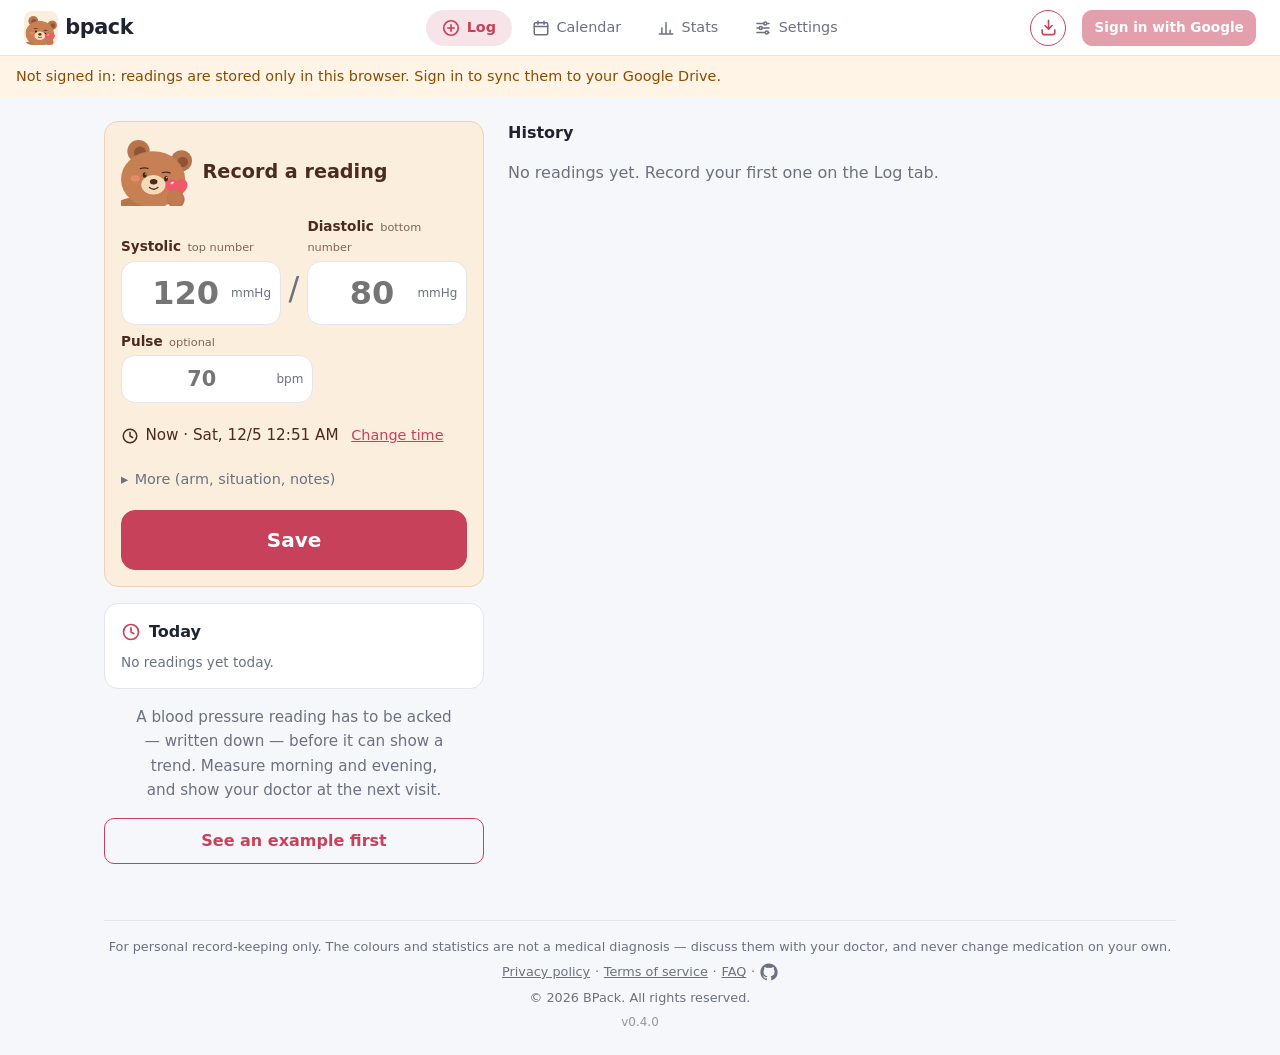
<file: index.html>
<!doctype html>
<html lang="zh-TW">
<head>
  <meta charset="utf-8">
  <meta name="viewport" content="width=device-width, initial-scale=1, viewport-fit=cover">
  <!-- GitHub Pages 無法設定 HTTP header，以 meta CSP 限制腳本與連線來源 -->
  <meta http-equiv="Content-Security-Policy" content="
    default-src 'self';
    script-src 'self' https://accounts.google.com/gsi/client;
    style-src 'self' https://accounts.google.com/gsi/style;
    frame-src https://accounts.google.com/gsi/;
    connect-src 'self' https://accounts.google.com/gsi/ https://sheets.googleapis.com https://www.googleapis.com;
    img-src 'self' data:;
    base-uri 'self';
    form-action 'self';
  ">
  <meta name="referrer" content="no-referrer">
  <title>BPack — 血壓日記｜Blood pressure diary</title>
  <meta name="description" content="BPack 是免費的血壓日記：量完輸入收縮壓、舒張壓、心跳，看每日趨勢與早晚平均，看診時列印摘要給醫師。資料只存在你自己的 Google 雲端硬碟。Free blood pressure diary: log readings, see trends and morning/evening averages, print a summary for your doctor. Your data stays in your own Google Drive.">
  <link rel="canonical" href="https://bear1110.github.io/bpack/">
  <meta property="og:type" content="website">
  <meta property="og:site_name" content="BPack">
  <meta property="og:title" content="BPack — 血壓日記｜Blood pressure diary">
  <meta property="og:description" content="免費的血壓日記：記錄、趨勢、看診摘要。資料存在你自己的 Google 雲端硬碟。">
  <meta property="og:url" content="https://bear1110.github.io/bpack/">
  <meta property="og:image" content="https://bear1110.github.io/bpack/icons/og-image.png">
  <meta property="og:image:width" content="1200">
  <meta property="og:image:height" content="630">
  <meta property="og:image:alt" content="BPack bear logo">
  <meta property="og:locale" content="zh_TW">
  <meta property="og:locale:alternate" content="en_US">
  <meta name="twitter:card" content="summary_large_image">
  <meta name="theme-color" content="#c8415a">
  <link rel="manifest" href="manifest.webmanifest">
  <link rel="icon" href="icons/logo.svg" type="image/svg+xml">
  <link rel="apple-touch-icon" href="icons/icon-192.png">
  <script src="js/theme.js"></script>
  <link rel="stylesheet" href="css/styles.css">
  <script id="gis" src="https://accounts.google.com/gsi/client" async></script>
  <script type="module" src="js/app.js"></script>
</head>
<!-- data-view 控制目前顯示的分頁；版面差異（手機 / 桌機）全部由 CSS 處理 -->
<body data-view="log">
  <header class="topbar">
    <h1 class="brand"><img src="icons/logo.png" alt="" width="34" height="34"><span>bpack</span></h1>
    <nav class="nav">
      <button data-view="log" class="active"><span class="nav-icon" data-icon="log"></span><span data-i18n="nav.log">Log</span></button>
      <button data-view="list"><span class="nav-icon" data-icon="list"></span><span data-i18n="nav.list">History</span></button>
      <button data-view="calendar"><span class="nav-icon" data-icon="calendar"></span><span data-i18n="nav.calendar">Calendar</span></button>
      <button data-view="stats"><span class="nav-icon" data-icon="stats"></span><span data-i18n="nav.stats">Stats</span></button>
      <button data-view="settings"><span class="nav-icon" data-icon="settings"></span><span data-i18n="nav.settings">Settings</span></button>
    </nav>
    <div class="top-actions">
      <button type="button" id="btn-install" class="icon-btn-top" hidden data-i18n-attr="aria-label:install.button,title:install.button"><span data-icon="install"></span></button>
      <div class="sync">
        <span id="sync-status" class="sync-status"></span>
        <button id="btn-signin" class="btn small" hidden data-i18n="auth.signIn">Sign in with Google</button>
        <button id="btn-sync" class="btn small ghost" hidden data-i18n="sync.now">Sync now</button>
      </div>
    </div>
  </header>

  <p id="banner" class="banner" hidden></p>
  <div id="demo-banner" class="demo-banner" hidden>
    <span data-i18n="demo.banner"></span>
    <button type="button" id="btn-demo-exit" class="btn small" data-i18n="demo.exit"></button>
  </div>

  <main>
    <noscript><p class="card">BPack is a free blood pressure diary that stores your readings in your own Google Drive. Please enable JavaScript to use it.<br>BPack 是免費的血壓日記，紀錄存在你自己的 Google 雲端硬碟。請啟用 JavaScript 以使用本網站。</p></noscript>

    <!-- 記錄：手機的首頁；桌機時與紀錄列表並排 -->
    <section id="view-log" class="view">
      <form id="log-form" class="card log-card" novalidate>
        <div class="log-head">
          <img class="log-bear" src="icons/bear.svg" alt="" width="88" height="82">
          <h2 data-i18n="log.title"></h2>
        </div>
        <div id="log-fields"></div>
        <p id="log-error" class="error" role="alert" hidden></p>
        <button type="submit" class="btn wide big" data-i18n="log.save"></button>
      </form>
      <p id="crisis-note" class="warning crisis-note" role="alert" hidden></p>

      <div id="today-card" class="card">
        <h2 class="card-title"><span data-icon="clock"></span><span data-i18n="log.today"></span></h2>
        <ul id="today-list" class="reading-list"></ul>
      </div>
      <div id="week-card" class="card" hidden>
        <h2 class="card-title"><span data-icon="heart"></span><span data-i18n="log.week"></span></h2>
        <div id="week-body"></div>
      </div>

      <!-- 有紀錄但還沒登入：明確說明後果，並提供登入備份 -->
      <div id="backup-card" class="card backup-card" hidden>
        <h2 class="card-title"><span data-icon="cloudOff"></span><span data-i18n="backup.title"></span></h2>
        <p id="backup-body"></p>
        <button type="button" id="btn-backup" class="btn" data-i18n="backup.button"></button>
      </div>
      <p id="tagline" class="tagline" hidden data-i18n="about.tagline"></p>
      <button type="button" id="btn-try-demo" class="btn ghost wide" hidden data-i18n="demo.try"></button>
    </section>

    <!-- 紀錄列表 -->
    <section id="view-list" class="view">
      <h2 class="view-title" data-i18n="nav.list"></h2>
      <ul id="record-list" class="reading-list grouped"></ul>
    </section>

    <!-- 日曆：一個月，每天上半圓早上、下半圓晚上 -->
    <section id="view-calendar" class="view">
      <div class="cal-toolbar">
        <button type="button" id="cal-prev" class="pager-btn" data-i18n-attr="aria-label:cal.prev,title:cal.prev">‹</button>
        <div class="cal-label"><input type="month" id="cal-month-input" data-i18n-attr="aria-label:cal.pickMonth"></div>
        <button type="button" id="cal-next" class="pager-btn" data-i18n-attr="aria-label:cal.next,title:cal.next">›</button>
        <button type="button" id="cal-today" class="btn ghost small" data-i18n="cal.today"></button>
      </div>
      <div class="cal-layout">
        <div>
          <div id="calendar-month" class="card cal-month"></div>
          <div id="cal-legend" class="cal-legend" aria-hidden="true"></div>
        </div>
        <div id="cal-detail" class="card cal-detail"></div>
      </div>
    </section>

    <!-- 統計（內容由 statsview.js 產生） -->
    <section id="view-stats" class="view"></section>

    <!-- 設定 -->
    <section id="view-settings" class="view">
      <!-- 帳號與同步 -->
      <div class="card set-list">
        <div class="set-row">
          <div class="set-text">
            <h2 class="card-title"><span data-icon="user"></span><span data-i18n="settings.account"></span></h2>
            <p id="account-email" class="muted small"></p>
            <p><a id="sheet-link" href="#" target="_blank" rel="noopener" hidden data-i18n="settings.openSheet"></a></p>
          </div>
          <button id="btn-signout" class="btn ghost small" hidden data-i18n="auth.signOut"></button>
        </div>
      </div>

      <!-- 偏好 -->
      <h3 class="settings-group" data-i18n="settings.groupPrefs"></h3>
      <div class="card set-list">
        <div class="set-row">
          <div class="set-text">
            <h2 class="card-title"><span data-icon="language"></span><span data-i18n="settings.language"></span></h2>
          </div>
          <select id="lang-select" data-i18n-attr="aria-label:settings.language"></select>
        </div>
        <div class="set-row">
          <div class="set-text">
            <h2 class="card-title"><span data-icon="fontSize"></span><span data-i18n="settings.fontSize"></span></h2>
          </div>
          <div class="seg fontsize-seg" role="radiogroup" data-i18n-attr="aria-label:settings.fontSize">
            <button type="button" role="radio" data-font-size-choice="standard" data-i18n="settings.fontStandard"></button>
            <button type="button" role="radio" data-font-size-choice="large" data-i18n="settings.fontLarge"></button>
            <button type="button" role="radio" data-font-size-choice="xlarge" data-i18n="settings.fontXLarge"></button>
          </div>
        </div>
        <div class="set-row">
          <div class="set-text">
            <h2 class="card-title"><span data-icon="theme"></span><span data-i18n="settings.theme"></span></h2>
          </div>
          <div class="seg theme-seg" role="radiogroup" data-i18n-attr="aria-label:settings.theme">
            <button type="button" role="radio" data-theme-choice="system" data-i18n="settings.themeSystem"></button>
            <button type="button" role="radio" data-theme-choice="light" data-i18n="settings.themeLight"></button>
            <button type="button" role="radio" data-theme-choice="dark" data-i18n="settings.themeDark"></button>
          </div>
        </div>
      </div>
      <div class="card">
        <h2 class="card-title"><span data-icon="pill"></span><span data-i18n="settings.meds"></span></h2>
        <label class="switch-row">
          <input type="checkbox" id="meds-toggle">
          <span data-i18n="settings.medsOn"></span>
        </label>
        <label class="field meds-name"><span data-i18n="settings.medsName"></span><input type="text" id="meds-name" autocomplete="off" maxlength="60"></label>
        <p class="muted small" data-i18n="settings.medsHelp"></p>
      </div>

      <!-- 資料 -->
      <h3 class="settings-group" data-i18n="settings.groupData"></h3>
      <div class="card set-list">
        <div class="set-row">
          <div class="set-text">
            <h2 class="card-title"><span data-icon="exportIcon"></span><span data-i18n="export.title"></span></h2>
            <p class="muted small" data-i18n="export.desc"></p>
          </div>
          <button id="btn-export" class="btn ghost small" data-i18n="export.button"></button>
        </div>
        <div class="set-row">
          <div class="set-text">
            <h2 class="card-title"><span data-icon="importIcon"></span><span data-i18n="import.title"></span></h2>
            <p class="muted small" data-i18n="import.desc"></p>
          </div>
          <button id="btn-import" class="btn ghost small" data-i18n="import.button"></button>
        </div>
      </div>

      <!-- 其他 -->
      <h3 class="settings-group" data-i18n="settings.groupMore"></h3>
      <div class="card set-list">
        <div class="set-row">
          <div class="set-text">
            <h2 class="card-title"><span data-icon="demo"></span><span data-i18n="demo.title"></span></h2>
            <p class="muted small" data-i18n="demo.desc"></p>
          </div>
          <button type="button" id="btn-demo" class="btn ghost small"></button>
        </div>
        <div class="set-row">
          <div class="set-text">
            <h2 class="card-title"><span data-icon="share"></span><span data-i18n="share.title"></span></h2>
            <p class="muted small" data-i18n="share.desc"></p>
          </div>
          <button type="button" id="btn-share" class="btn ghost small" data-i18n="share.button"></button>
        </div>
        <div class="set-row">
          <div class="set-text">
            <h2 class="card-title"><span data-icon="info"></span><span data-i18n="settings.groupAbout"></span></h2>
            <p class="small about-links"><a href="faq.html" data-i18n="footer.faq"></a><a href="privacy.html" data-i18n="settings.privacy"></a><a href="terms.html" data-i18n="footer.terms"></a><a href="https://github.com/Bear1110/bpack" target="_blank" rel="noopener" data-i18n="settings.source"></a></p>
            <p class="muted small" id="app-version"></p>
          </div>
        </div>
      </div>

      <div class="card set-list danger-zone">
        <div class="set-row">
          <div class="set-text">
            <h2 class="card-title"><span data-icon="alert"></span><span data-i18n="danger.title"></span></h2>
            <p class="muted small" data-i18n="danger.clearDesc"></p>
          </div>
          <button type="button" id="btn-clear" class="btn danger ghost small" data-i18n="danger.clear"></button>
        </div>
      </div>
    </section>

    <footer class="site-footer">
      <p class="disclaimer" data-i18n="disclaimer"></p>
      <nav><a href="privacy.html" data-i18n="settings.privacy"></a> · <a href="terms.html" data-i18n="footer.terms"></a> · <a href="faq.html" data-i18n="footer.faq"></a> · <a href="https://github.com/Bear1110/bpack" class="footer-gh" target="_blank" rel="noopener" aria-label="GitHub" title="GitHub"><span data-icon="github"></span></a></nav>
      <p id="copyright"></p>
      <p id="footer-version" class="footer-version"></p>
    </footer>
  </main>

  <!-- 手機在列表、統計頁也能一鍵新增 -->
  <button id="fab" class="fab" data-i18n-attr="aria-label:nav.add,title:nav.add">
    <svg viewBox="0 0 24 24" aria-hidden="true"><path d="M12 5v14M5 12h14" stroke="currentColor" stroke-width="2.5" stroke-linecap="round"/></svg>
  </button>

  <!-- 編輯 / 補登：手機為全螢幕，桌機為置中對話框（欄位由 app.js 產生，與首頁表單相同） -->
  <dialog id="record-dialog">
    <form id="record-form" method="dialog" novalidate>
      <div class="dialog-body">
        <h2 id="form-title"></h2>
        <div id="form-fields"></div>
        <p id="form-error" class="error" role="alert" hidden></p>
      </div>
      <div class="dialog-actions">
        <button type="button" id="btn-delete" class="btn danger ghost" data-i18n="form.delete"></button>
        <span class="spacer"></span>
        <button type="button" id="btn-cancel" class="btn ghost" data-i18n="form.cancel"></button>
        <button type="submit" class="btn" data-i18n="form.save"></button>
      </div>
    </form>
  </dialog>

  <!-- 匯入：AI 整理 → 貼上 → 預覽 → 匯入；或直接選擇本網站匯出的 JSON 檔 -->
  <dialog id="import-dialog">
    <form id="import-form" method="dialog">
      <div class="dialog-body">
        <h2 data-i18n="import.title"></h2>
        <p class="muted small" data-i18n="import.privacy"></p>

        <p class="step" data-i18n="import.step1"></p>
        <div class="ai-buttons">
          <a id="ai-chatgpt" class="btn ghost" target="_blank" rel="noopener noreferrer" data-i18n="import.openChatgpt"></a>
          <a id="ai-claude" class="btn ghost" target="_blank" rel="noopener noreferrer" data-i18n="import.openClaude"></a>
          <button type="button" id="btn-copy-prompt" class="btn ghost" data-i18n="import.copyPrompt"></button>
        </div>

        <p class="step" data-i18n="import.step2"></p>
        <textarea id="import-text" rows="6" data-i18n-attr="placeholder:import.placeholder"></textarea>
        <label class="file-pick">
          <span data-i18n="import.file"></span>
          <input type="file" id="import-file" accept=".json,application/json,text/plain">
        </label>
        <div id="import-preview" class="import-preview"></div>
      </div>
      <div class="dialog-actions">
        <button type="button" id="btn-import-close" class="btn ghost" data-i18n="import.close"></button>
        <span class="spacer"></span>
        <button type="submit" id="btn-import-confirm" class="btn" disabled></button>
      </div>
    </form>
  </dialog>

  <!-- AI 分析：選問題與期間，複製後開啟 AI -->
  <dialog id="ai-dialog">
    <form id="ai-form" method="dialog">
      <div class="dialog-body">
        <h2 data-i18n="ai.title"></h2>
        <p id="ai-privacy" class="warning small"></p>
        <fieldset class="field"><legend data-i18n="ai.question"></legend><div id="ai-presets" class="chips"></div></fieldset>
        <fieldset class="field"><legend data-i18n="ai.range"></legend><div id="ai-days" class="chips"></div></fieldset>
        <label class="switch-row"><input type="checkbox" id="ai-notes" checked><span data-i18n="ai.notes"></span></label>
        <div class="ai-buttons">
          <a id="ai-open-chatgpt" class="btn" target="_blank" rel="noopener noreferrer" data-i18n="import.openChatgpt"></a>
          <a id="ai-open-claude" class="btn" target="_blank" rel="noopener noreferrer" data-i18n="import.openClaude"></a>
          <button type="button" id="ai-copy" class="btn ghost" data-i18n="ai.copy"></button>
        </div>
        <p id="ai-hint" class="muted small"></p>
        <details class="table-view"><summary data-i18n="ai.preview"></summary><pre id="ai-preview" class="ai-preview"></pre></details>
      </div>
      <div class="dialog-actions">
        <span class="spacer"></span>
        <button type="submit" class="btn ghost" data-i18n="import.close"></button>
      </div>
    </form>
  </dialog>

  <!-- 加到主畫面的說明（瀏覽器不支援直接安裝時） -->
  <dialog id="install-dialog" class="confirm-dialog">
    <form method="dialog">
      <div class="dialog-body">
        <h2 data-i18n="install.title"></h2>
        <ol id="install-steps" class="install-steps"></ol>
      </div>
      <div class="dialog-actions">
        <span class="spacer"></span>
        <button type="submit" class="btn" data-i18n="import.close"></button>
      </div>
    </form>
  </dialog>

  <!-- 清空所有紀錄：需輸入確認文字 -->
  <dialog id="clear-dialog" class="confirm-dialog">
    <form id="clear-form" method="dialog">
      <div class="dialog-body">
        <h2 data-i18n="clear.title"></h2>
        <p id="clear-body"></p>
        <p id="clear-restore" class="warning small"></p>
        <label class="field">
          <span id="clear-hint"></span>
          <input type="text" id="clear-input" autocomplete="off" autocapitalize="off" spellcheck="false">
        </label>
        <p id="clear-error" class="error" hidden></p>
      </div>
      <div class="dialog-actions">
        <span class="spacer"></span>
        <button type="button" id="btn-clear-cancel" class="btn ghost" data-i18n="form.cancel"></button>
        <button type="submit" id="btn-clear-confirm" class="btn danger-solid" disabled data-i18n="clear.confirm"></button>
      </div>
    </form>
  </dialog>

  <div id="toast" class="toast" role="status" aria-live="polite" hidden></div>
</body>
</html>
</file>
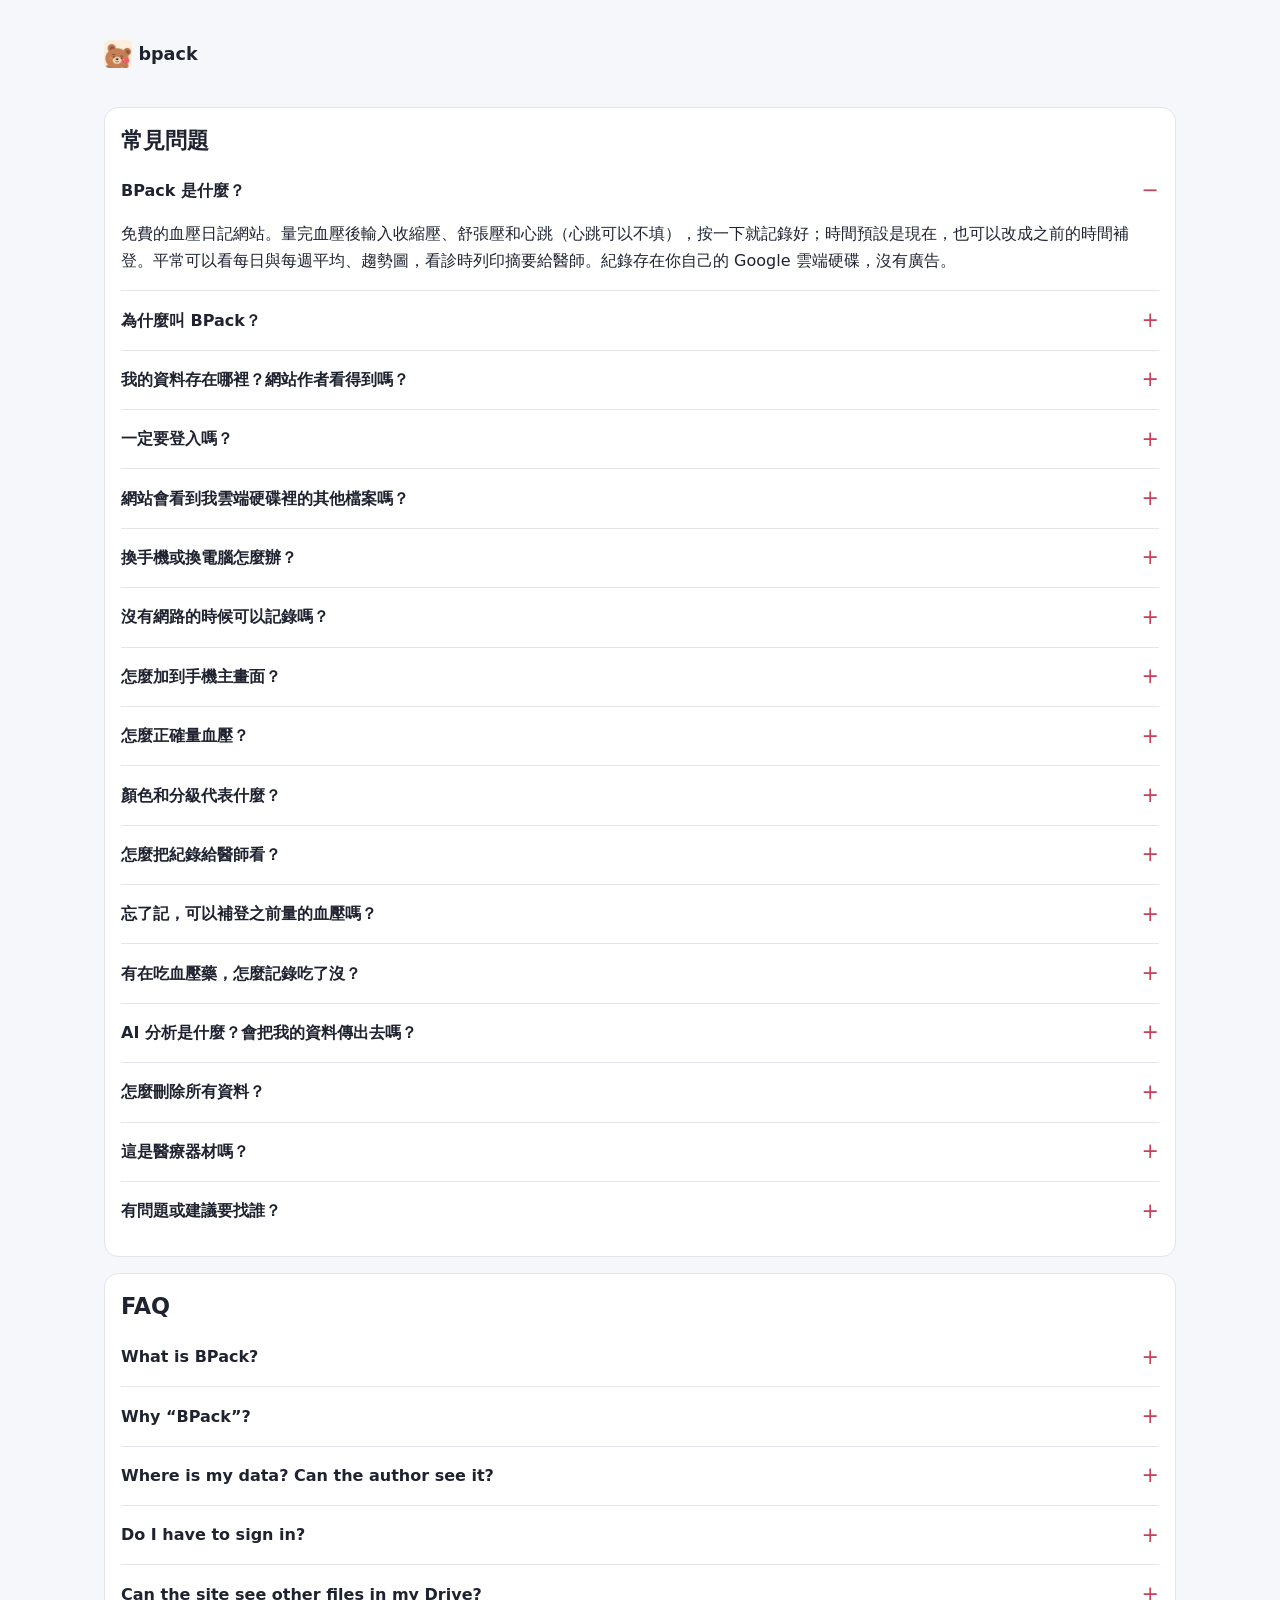
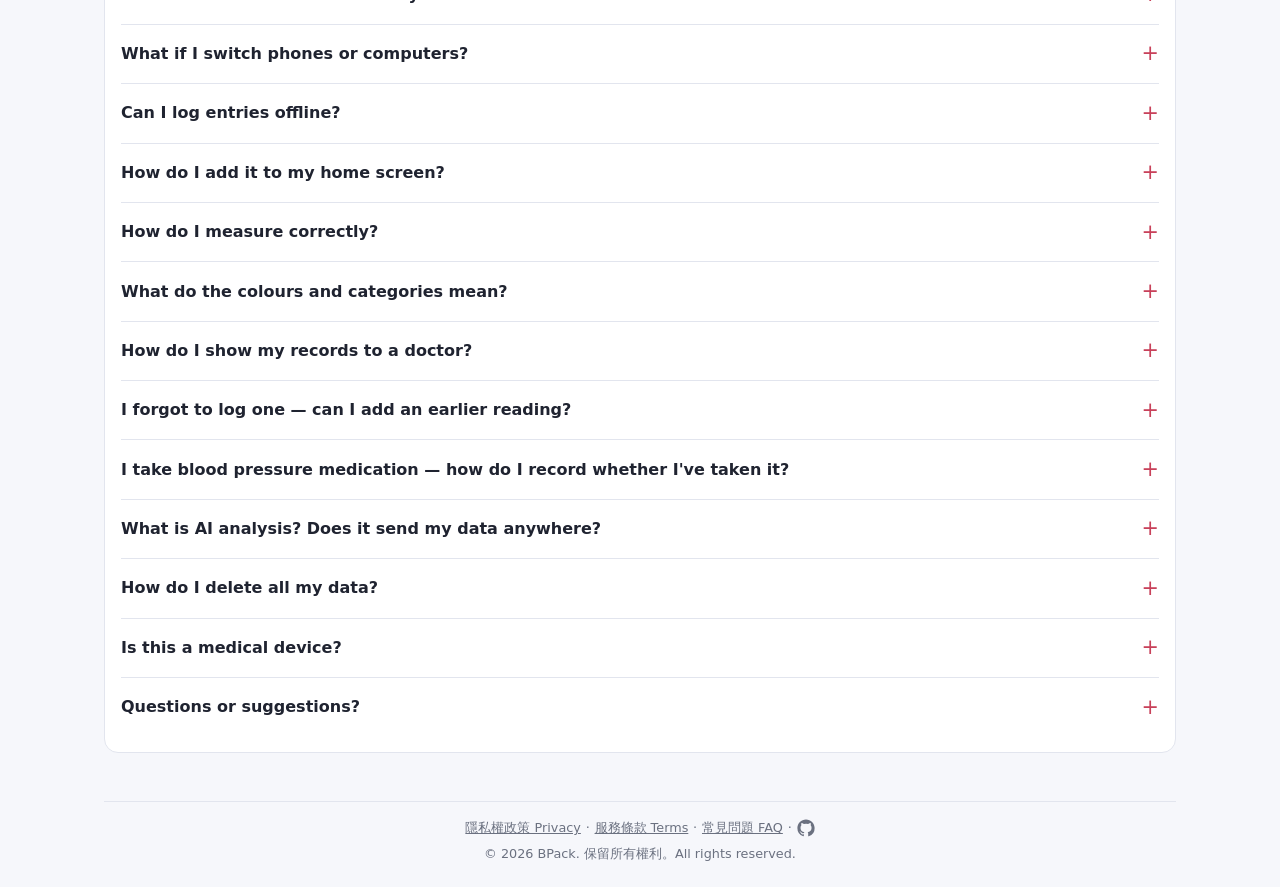
<file: faq.html>
<!doctype html>
<html lang="zh-TW">
<head>
  <meta charset="utf-8">
  <meta name="viewport" content="width=device-width, initial-scale=1">
  <meta http-equiv="Content-Security-Policy" content="default-src 'self'; base-uri 'self'">
  <title>常見問題 FAQ｜BPack</title>
  <meta name="description" content="BPack 常見問題：資料存在哪裡、一定要登入嗎、怎麼正確量血壓、顏色代表什麼、怎麼補登、怎麼給醫師看、怎麼刪除資料。 BPack FAQ: where your data lives, signing in, how to measure correctly, what the colours mean, backfilling, sharing with your doctor, deleting data.">
  <link rel="canonical" href="https://bear1110.github.io/bpack/faq.html">
  <meta property="og:image" content="https://bear1110.github.io/bpack/icons/og-image.png">
  <link rel="icon" href="icons/logo.svg" type="image/svg+xml">
  <script src="js/theme.js"></script>
  <link rel="stylesheet" href="css/styles.css">
  <!-- 結構化資料：FAQPage（只是資料區塊，不會被執行） -->
  <script type="application/ld+json">
  {
    "@context": "https://schema.org",
    "@type": "FAQPage",
    "mainEntity": [
      { "@type": "Question", "name": "BPack 是什麼？", "acceptedAnswer": { "@type": "Answer", "text": "免費的血壓日記網站。輸入收縮壓、舒張壓與心跳就能記錄，查看每日與每週平均、趨勢圖，並列印看診摘要給醫師。紀錄存在你自己的 Google 雲端硬碟。" } },
      { "@type": "Question", "name": "我的資料存在哪裡？網站作者看得到嗎？", "acceptedAnswer": { "@type": "Answer", "text": "登入後，紀錄存在你自己 Google 雲端硬碟裡的一份試算表；尚未同步的紀錄暫存在你的瀏覽器。本網站沒有後端伺服器，作者看不到任何人的資料。" } },
      { "@type": "Question", "name": "一定要登入嗎？", "acceptedAnswer": { "@type": "Answer", "text": "不用登入也能記錄，但紀錄只會存在這台裝置的瀏覽器裡，清除瀏覽器資料、換手機或換瀏覽器就會遺失。建議用 Google 登入備份。" } },
      { "@type": "Question", "name": "怎麼正確量血壓？", "acceptedAnswer": { "@type": "Answer", "text": "量之前靜坐 5 分鐘，背有靠、雙腳平放，手臂放在與心臟同高的位置；量前 30 分鐘不要喝咖啡、運動或抽菸。建議早上起床後吃藥前、晚上睡前各量一次，每次量兩遍、間隔一分鐘，連續 7 天。" } },
      { "@type": "Question", "name": "顏色和分級代表什麼？", "acceptedAnswer": { "@type": "Answer", "text": "依常見指引的門檻：居家血壓低於 120/80 為正常，120–129 且舒張壓低於 80 為偏高，130/80 以上為高血壓第一期，140/90 以上為第二期，180/120 以上請立即就醫；低於 90/60 為偏低。這只是參考，不是診斷。" } },
      { "@type": "Question", "name": "怎麼把紀錄給醫師看？", "acceptedAnswer": { "@type": "Answer", "text": "到「統計」→「看診摘要」，按「列印／存成 PDF」；也可以直接分享你的 Google 試算表。" } },
      { "@type": "Question", "name": "怎麼刪除所有資料？", "acceptedAnswer": { "@type": "Answer", "text": "到「設定」→「危險區域」→「清空所有紀錄」。也可以直接刪除雲端硬碟中的試算表，並在 Google 帳戶撤銷本網站的存取權。" } }
    ]
  }
  </script>
</head>
<body class="doc-page">
  <main>
    <p><a href="./" class="brand-link"><img src="icons/logo.png" alt="" width="28" height="28">bpack</a></p>

    <article class="card doc faq">
      <h1>常見問題</h1>

      <details open>
        <summary>BPack 是什麼？</summary>
        <p>免費的血壓日記網站。量完血壓後輸入收縮壓、舒張壓和心跳（心跳可以不填），按一下就記錄好；時間預設是現在，也可以改成之前的時間補登。平常可以看每日與每週平均、趨勢圖，看診時列印摘要給醫師。紀錄存在你自己的 Google 雲端硬碟，沒有廣告。</p>
      </details>
      <details>
        <summary>為什麼叫 BPack？</summary>
        <p>BPack 是 BP（blood pressure，血壓）加上 ack（acknowledge，確認收到）。血壓如果沒有被好好「ack」——被定期量、被記下來——醫師就很難判斷藥有沒有效、該不該調整。所以我們希望大家把每一次量到的數字都記下來。</p>
      </details>
      <details>
        <summary>我的資料存在哪裡？網站作者看得到嗎？</summary>
        <p>登入後，紀錄存在你自己 Google 雲端硬碟裡的一份試算表（「BPack 血壓紀錄」）；尚未同步的紀錄暫存在你目前使用的瀏覽器。本網站沒有後端伺服器，<strong>作者看不到任何人的資料</strong>，也沒有任何瀏覽量統計或追蹤。詳見<a href="privacy.html">隱私權政策</a>。</p>
      </details>
      <details>
        <summary>一定要登入嗎？</summary>
        <p>不用登入也能記錄。但沒登入時，紀錄只存在這台裝置的瀏覽器裡：<strong>清除瀏覽器資料、換手機或換瀏覽器，紀錄就會不見</strong>。建議用 Google 登入，紀錄會備份到你自己的雲端硬碟。</p>
      </details>
      <details>
        <summary>網站會看到我雲端硬碟裡的其他檔案嗎？</summary>
        <p>不會。登入時授權的是 Google 的 <code>drive.file</code> 權限，只能存取本網站自己建立的那份試算表。</p>
      </details>
      <details>
        <summary>換手機或換電腦怎麼辦？</summary>
        <p>在新裝置打開網站，用同一個 Google 帳號登入，紀錄就會從你的試算表讀回來。</p>
      </details>
      <details>
        <summary>沒有網路的時候可以記錄嗎？</summary>
        <p>可以。紀錄會先存在瀏覽器裡，連上網路後自動同步到試算表。</p>
      </details>
      <details>
        <summary>怎麼加到手機主畫面？</summary>
        <p>按畫面上方的「↓」按鈕。Android 和電腦版 Chrome／Edge 會直接安裝；iPhone 請在 Safari 點「分享」→「加入主畫面」。加到主畫面後，打開就像一般 App 一樣。</p>
      </details>
      <details>
        <summary>怎麼正確量血壓？</summary>
        <p>量之前先靜坐 5 分鐘，背有靠、雙腳平放地面、不要說話；袖帶綁在上臂，手臂放在桌上、與心臟同高。量前 30 分鐘不要喝咖啡或茶、運動、抽菸。</p>
        <p>醫師最常建議的習慣是「722」：連續 <strong>7</strong> 天，每天早晚 <strong>2</strong> 個時段（早上起床後、上廁所後、吃藥前；晚上睡前），每個時段量 <strong>2</strong> 次、間隔一分鐘。這樣得到的平均值最能反映你真正的血壓。</p>
      </details>
      <details>
        <summary>顏色和分級代表什麼？</summary>
        <p>本網站依常見指引的門檻替每筆紀錄標上顏色（以居家血壓為準）：</p>
        <ul>
          <li><strong>正常</strong>：低於 120/80</li>
          <li><strong>偏高</strong>：收縮壓 120–129，且舒張壓低於 80</li>
          <li><strong>高血壓第一期</strong>：收縮壓 130–139 或舒張壓 80–89</li>
          <li><strong>高血壓第二期</strong>：收縮壓 140 以上或舒張壓 90 以上</li>
          <li><strong>請立即就醫</strong>：收縮壓 180 以上或舒張壓 120 以上</li>
          <li><strong>偏低</strong>：低於 90/60</li>
        </ul>
        <p>居家血壓的治療目標一般是低於 130/80。這些分級只是參考，不是診斷；單次量到偏高不必緊張，重點是一段時間的平均。<strong>請勿未經醫師討論就自行調整藥物。</strong></p>
      </details>
      <details>
        <summary>怎麼把紀錄給醫師看？</summary>
        <p>到「統計」→「看診摘要」，選好期間後按「列印／存成 PDF」。摘要包含這段期間的平均血壓、早晚平均、各分級的比例與趨勢圖。也可以直接分享你的 Google 試算表給醫師。</p>
      </details>
      <details>
        <summary>忘了記，可以補登之前量的血壓嗎？</summary>
        <p>可以。在記錄頁按時間那一列，就可以改成之前的日期和時間再儲存。已經存好的紀錄也可以在「紀錄」頁點開修改時間或數值。</p>
      </details>
      <details>
        <summary>有在吃血壓藥，怎麼記錄吃了沒？</summary>
        <p>到「設定」打開「我有在吃血壓藥」（可以順便填藥名）。之後記錄卡片上會多一組「今天的血壓藥：還沒吃／吃了」：早上量的時候是「還沒吃」，吃了藥之後點一下「吃了」，當天後面的紀錄都會自動算吃藥後，隔天早上再自動回到「還沒吃」，不用每次重新勾。列表和日曆會用小藥丸標出有吃藥的紀錄和日子，統計與看診摘要會分別算吃藥前、吃藥後的平均。醫師最想看的是早上吃藥前的血壓。</p>
      </details>
      <details>
        <summary>AI 分析是什麼？會把我的資料傳出去嗎？</summary>
        <p>到「統計」按「AI 分析」，選好想問的問題和期間，就能在 ChatGPT 或 Claude 開啟並帶入你的紀錄，請 AI 整理趨勢、早晚差異、生活情境的影響，或準備看診要問的問題。本網站不會傳送任何資料，是你的瀏覽器開啟該服務並帶入內容，按下按鈕前可以先查看會交給 AI 的內容。AI 的回答僅供參考，請勿自行調整藥物。</p>
      </details>
      <details>
        <summary>怎麼刪除所有資料？</summary>
        <p>到「設定」→「危險區域」→「清空所有紀錄」。也可以直接刪除雲端硬碟中的試算表，並在 <a href="https://myaccount.google.com/permissions" rel="noopener">Google 帳戶的第三方存取權</a>頁面撤銷本網站的授權。</p>
      </details>
      <details>
        <summary>這是醫療器材嗎？</summary>
        <p>不是。本網站只是記錄工具，分級與統計不構成醫療診斷。如果量到 180/120 以上，或出現胸痛、呼吸困難、劇烈頭痛、單側無力、說話困難等症狀，請立即就醫。</p>
      </details>
      <details>
        <summary>有問題或建議要找誰？</summary>
        <p>歡迎到 <a href="https://github.com/Bear1110/bpack/issues" rel="noopener">GitHub</a> 提出 issue。</p>
      </details>
    </article>

    <article class="card doc faq" lang="en">
      <h1>FAQ</h1>
      <details>
        <summary>What is BPack?</summary>
        <p>A free blood-pressure diary. After you measure, type in systolic, diastolic and pulse (pulse is optional) and tap once to save; the time defaults to now and can be changed to backfill an earlier reading. See daily and weekly averages and a trend chart, and print a summary for your doctor. Your entries are stored in your own Google Drive. No ads.</p>
      </details>
      <details>
        <summary>Why “BPack”?</summary>
        <p>BPack = BP (blood pressure) + ack (acknowledge). Blood pressure that isn't acked — measured regularly and written down — makes it hard for your doctor to tell whether treatment is working. So we hope you'll record every reading.</p>
      </details>
      <details>
        <summary>Where is my data? Can the author see it?</summary>
        <p>Once you sign in, entries are stored in a spreadsheet in your own Google Drive ("BPack Blood Pressure Log"); entries not yet synced are kept in your browser. There is no backend server — <strong>the author cannot see anyone's data</strong>, and there are no analytics or tracking of any kind. See the <a href="privacy.html">privacy policy</a>.</p>
      </details>
      <details>
        <summary>Do I have to sign in?</summary>
        <p>No — you can log right away. But without signing in, entries live only in this browser on this device: <strong>clearing browser data or switching phones or browsers will lose them</strong>. Sign in with Google to back them up to your own Drive.</p>
      </details>
      <details>
        <summary>Can the site see other files in my Drive?</summary>
        <p>No. It uses Google's <code>drive.file</code> permission, which only allows access to the spreadsheet the site created.</p>
      </details>
      <details>
        <summary>What if I switch phones or computers?</summary>
        <p>Open the site on the new device and sign in with the same Google account; your entries are read back from your spreadsheet.</p>
      </details>
      <details>
        <summary>Can I log entries offline?</summary>
        <p>Yes. Entries are saved in the browser first and synced to your spreadsheet when you're back online.</p>
      </details>
      <details>
        <summary>How do I add it to my home screen?</summary>
        <p>Tap the “↓” button at the top. Android and desktop Chrome/Edge install it directly; on iPhone, tap Share → Add to Home Screen in Safari.</p>
      </details>
      <details>
        <summary>How do I measure correctly?</summary>
        <p>Sit quietly for 5 minutes first, back supported, feet flat on the floor, without talking; cuff on the upper arm, arm resting on a table at heart level. No caffeine, exercise or smoking in the 30 minutes before.</p>
        <p>The habit doctors most often recommend is “722”: <strong>7</strong> days in a row, <strong>2</strong> times a day (morning after waking and using the toilet, before medication; evening before bed), <strong>2</strong> readings each time one minute apart. The average of these readings reflects your true blood pressure best.</p>
      </details>
      <details>
        <summary>What do the colours and categories mean?</summary>
        <p>Each reading is coloured using common guideline thresholds for home blood pressure:</p>
        <ul>
          <li><strong>Normal</strong>: below 120/80</li>
          <li><strong>Elevated</strong>: systolic 120–129 and diastolic below 80</li>
          <li><strong>High, stage 1</strong>: systolic 130–139 or diastolic 80–89</li>
          <li><strong>High, stage 2</strong>: systolic 140 or higher, or diastolic 90 or higher</li>
          <li><strong>Seek care now</strong>: systolic 180 or higher, or diastolic 120 or higher</li>
          <li><strong>Low</strong>: below 90/60</li>
        </ul>
        <p>The usual home treatment target is below 130/80. These categories are a reference, not a diagnosis; one high reading is not cause for alarm — what matters is the average over time. <strong>Never change your medication based on these numbers without talking to your doctor.</strong></p>
      </details>
      <details>
        <summary>How do I show my records to a doctor?</summary>
        <p>Go to Stats → Doctor summary, choose a period and tap “Print / save as PDF”. The summary includes the period's average, morning and evening averages, the share of readings in each category and the trend chart. You can also share your Google spreadsheet directly.</p>
      </details>
      <details>
        <summary>I forgot to log one — can I add an earlier reading?</summary>
        <p>Yes. On the Log page, tap the time row to change it to an earlier date and time before saving. You can also open any saved entry on the History page and edit its time or values.</p>
      </details>
      <details>
        <summary>I take blood pressure medication — how do I record whether I've taken it?</summary>
        <p>In Settings, turn on “I take blood pressure medication” (and optionally enter the name). The Log card then gets a “Today's BP medication: Not yet / Taken” switch: morning readings are “Not yet”; after taking your pills tap “Taken” once and the rest of that day's readings count as after medication; it resets the next morning, so there is nothing to re-tick. The history and calendar mark medicated readings and days with a small pill, and Stats and the doctor summary show separate before/after averages. The before-medication morning reading is the one doctors most want to see.</p>
      </details>
      <details>
        <summary>What is AI analysis? Does it send my data anywhere?</summary>
        <p>In Stats, tap “AI analysis”, pick a question and a period, and open ChatGPT or Claude with your readings filled in to get a summary of trends, morning vs evening, the effect of situations, or questions for your doctor. The site itself sends nothing — your browser opens the service with the text, and you can review exactly what will be shared first. AI answers are for reference only; never change medication on your own.</p>
      </details>
      <details>
        <summary>How do I delete all my data?</summary>
        <p>Settings → Danger zone → Delete all entries. You can also delete the spreadsheet from your Drive and revoke the site's access on your <a href="https://myaccount.google.com/permissions" rel="noopener">Google Account</a>.</p>
      </details>
      <details>
        <summary>Is this a medical device?</summary>
        <p>No. It's a record-keeping tool; categories and statistics are not a diagnosis. If a reading is 180/120 or higher, or you have chest pain, shortness of breath, a severe headache, weakness or trouble speaking, seek medical care immediately.</p>
      </details>
      <details>
        <summary>Questions or suggestions?</summary>
        <p>Please open an issue on <a href="https://github.com/Bear1110/bpack/issues" rel="noopener">GitHub</a>.</p>
      </details>
    </article>

    <footer class="site-footer">
      <nav><a href="privacy.html">隱私權政策 Privacy</a> · <a href="terms.html">服務條款 Terms</a> · <a href="faq.html">常見問題 FAQ</a> · <a href="https://github.com/Bear1110/bpack" class="footer-gh" target="_blank" rel="noopener" aria-label="GitHub" title="GitHub"><svg class="icon" viewBox="0 0 24 24" aria-hidden="true"><path fill="currentColor" stroke="none" d="M12 .5C5.65.5.5 5.65.5 12a11.5 11.5 0 0 0 7.86 10.92c.58.1.79-.25.79-.56v-2c-3.2.7-3.88-1.37-3.88-1.37-.52-1.33-1.28-1.68-1.28-1.68-1.05-.72.08-.7.08-.7 1.16.08 1.77 1.19 1.77 1.19 1.03 1.77 2.7 1.26 3.36.96.1-.75.4-1.26.73-1.55-2.55-.29-5.24-1.28-5.24-5.68 0-1.25.45-2.28 1.19-3.08-.12-.29-.52-1.46.11-3.05 0 0 .97-.31 3.17 1.18a11 11 0 0 1 5.77 0c2.2-1.49 3.17-1.18 3.17-1.18.63 1.59.23 2.76.11 3.05.74.8 1.19 1.83 1.19 3.08 0 4.41-2.69 5.39-5.25 5.67.41.36.78 1.06.78 2.14v3.17c0 .31.21.67.8.56A11.5 11.5 0 0 0 23.5 12C23.5 5.65 18.35.5 12 .5z"/></svg></a></nav>
      <p>© 2026 BPack. 保留所有權利。All rights reserved.</p>
    </footer>
  </main>
</body>
</html>
</file>
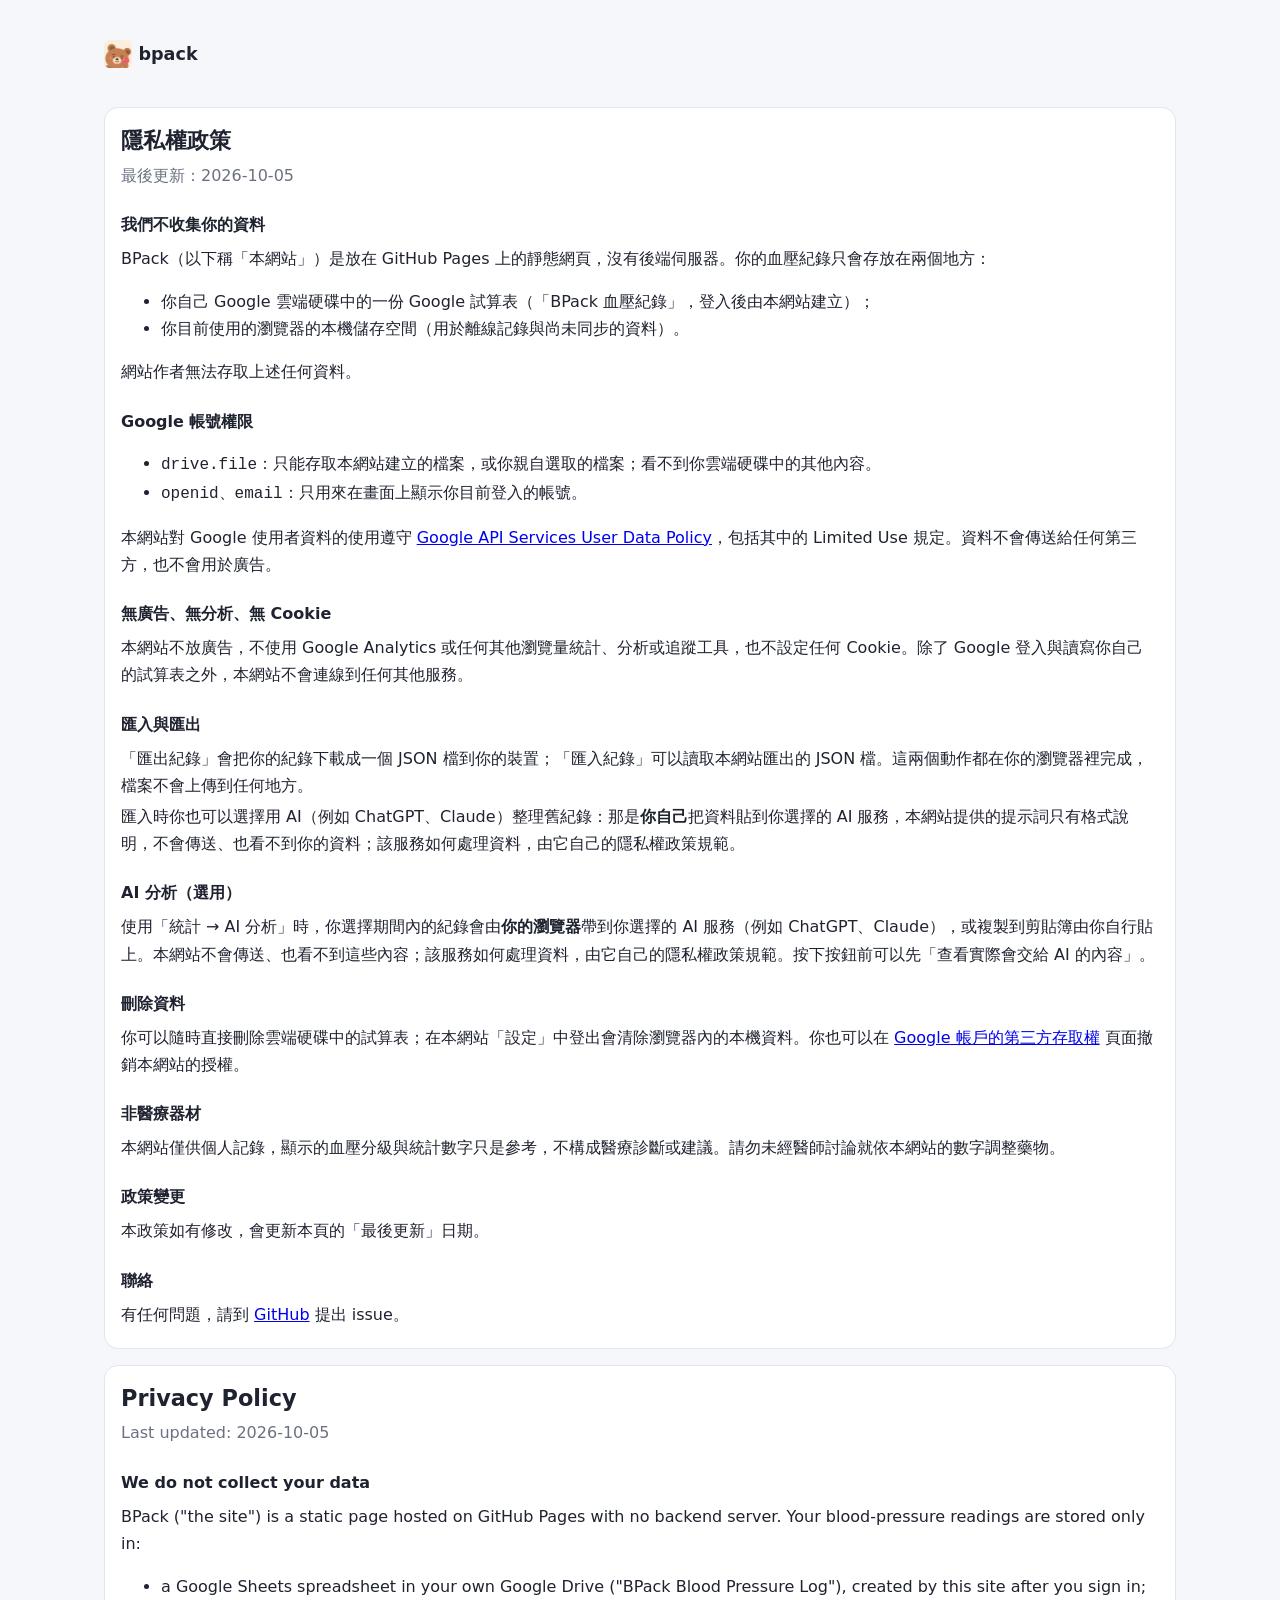
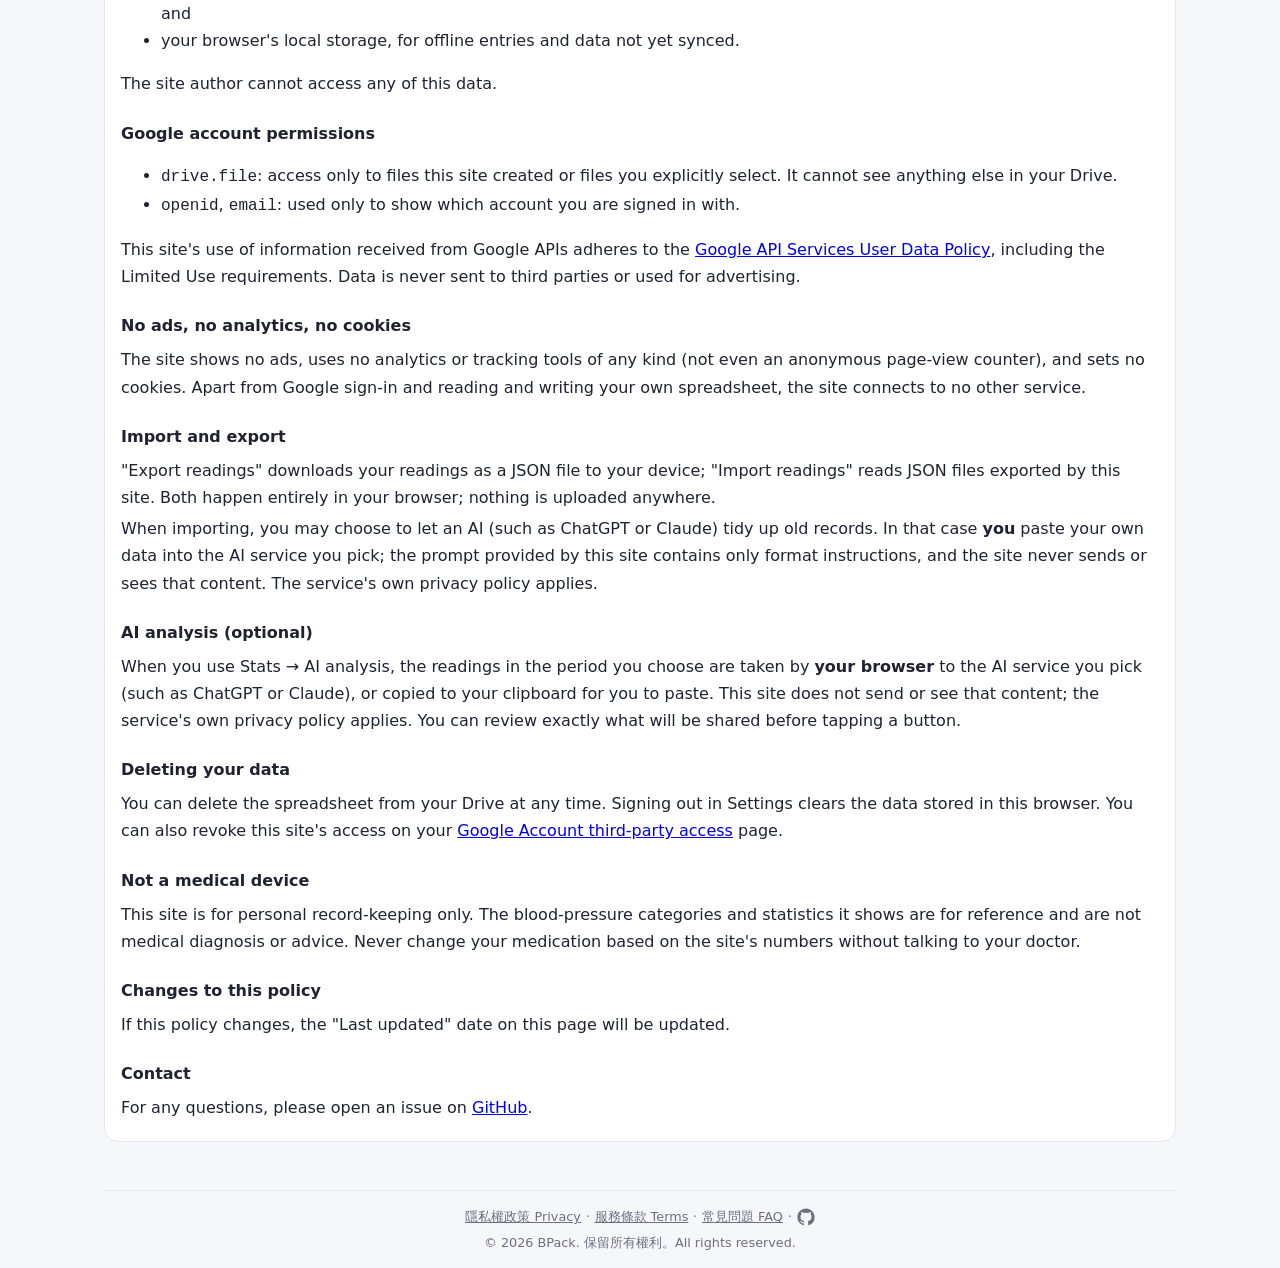
<file: privacy.html>
<!doctype html>
<html lang="zh-TW">
<head>
  <meta charset="utf-8">
  <meta name="viewport" content="width=device-width, initial-scale=1">
  <meta http-equiv="Content-Security-Policy" content="default-src 'self'; base-uri 'self'">
  <title>隱私權政策 Privacy Policy｜BPack</title>
  <meta name="description" content="BPack 隱私權政策：網站沒有後端、不收集資料、沒有任何分析追蹤，血壓紀錄只存在你自己的 Google 雲端硬碟。 BPack privacy policy: no backend, no data collection, no analytics; your readings stay in your own Google Drive.">
  <link rel="canonical" href="https://bear1110.github.io/bpack/privacy.html">
  <meta property="og:image" content="https://bear1110.github.io/bpack/icons/og-image.png">
  <link rel="icon" href="icons/logo.svg" type="image/svg+xml">
  <script src="js/theme.js"></script>
  <link rel="stylesheet" href="css/styles.css">
</head>
<body class="doc-page">
  <main>
    <p><a href="./" class="brand-link"><img src="icons/logo.png" alt="" width="28" height="28">bpack</a></p>

    <article class="card doc">
      <h1>隱私權政策</h1>
      <p class="muted">最後更新：2026-10-05</p>
      <h2>我們不收集你的資料</h2>
      <p>BPack（以下稱「本網站」）是放在 GitHub Pages 上的靜態網頁，沒有後端伺服器。你的血壓紀錄只會存放在兩個地方：</p>
      <ul>
        <li>你自己 Google 雲端硬碟中的一份 Google 試算表（「BPack 血壓紀錄」，登入後由本網站建立）；</li>
        <li>你目前使用的瀏覽器的本機儲存空間（用於離線記錄與尚未同步的資料）。</li>
      </ul>
      <p>網站作者無法存取上述任何資料。</p>
      <h2>Google 帳號權限</h2>
      <ul>
        <li><code>drive.file</code>：只能存取本網站建立的檔案，或你親自選取的檔案；看不到你雲端硬碟中的其他內容。</li>
        <li><code>openid</code>、<code>email</code>：只用來在畫面上顯示你目前登入的帳號。</li>
      </ul>
      <p>本網站對 Google 使用者資料的使用遵守 <a href="https://developers.google.com/terms/api-services-user-data-policy" rel="noopener">Google API Services User Data Policy</a>，包括其中的 Limited Use 規定。資料不會傳送給任何第三方，也不會用於廣告。</p>
      <h2>無廣告、無分析、無 Cookie</h2>
      <p>本網站不放廣告，不使用 Google Analytics 或任何其他瀏覽量統計、分析或追蹤工具，也不設定任何 Cookie。除了 Google 登入與讀寫你自己的試算表之外，本網站不會連線到任何其他服務。</p>
      <h2>匯入與匯出</h2>
      <p>「匯出紀錄」會把你的紀錄下載成一個 JSON 檔到你的裝置；「匯入紀錄」可以讀取本網站匯出的 JSON 檔。這兩個動作都在你的瀏覽器裡完成，檔案不會上傳到任何地方。</p>
      <p>匯入時你也可以選擇用 AI（例如 ChatGPT、Claude）整理舊紀錄：那是<strong>你自己</strong>把資料貼到你選擇的 AI 服務，本網站提供的提示詞只有格式說明，不會傳送、也看不到你的資料；該服務如何處理資料，由它自己的隱私權政策規範。</p>
      <h2>AI 分析（選用）</h2>
      <p>使用「統計 → AI 分析」時，你選擇期間內的紀錄會由<strong>你的瀏覽器</strong>帶到你選擇的 AI 服務（例如 ChatGPT、Claude），或複製到剪貼簿由你自行貼上。本網站不會傳送、也看不到這些內容；該服務如何處理資料，由它自己的隱私權政策規範。按下按鈕前可以先「查看實際會交給 AI 的內容」。</p>
      <h2>刪除資料</h2>
      <p>你可以隨時直接刪除雲端硬碟中的試算表；在本網站「設定」中登出會清除瀏覽器內的本機資料。你也可以在 <a href="https://myaccount.google.com/permissions" rel="noopener">Google 帳戶的第三方存取權</a> 頁面撤銷本網站的授權。</p>
      <h2>非醫療器材</h2>
      <p>本網站僅供個人記錄，顯示的血壓分級與統計數字只是參考，不構成醫療診斷或建議。請勿未經醫師討論就依本網站的數字調整藥物。</p>
      <h2>政策變更</h2>
      <p>本政策如有修改，會更新本頁的「最後更新」日期。</p>
      <h2>聯絡</h2>
      <p>有任何問題，請到 <a href="https://github.com/Bear1110/bpack/issues" rel="noopener">GitHub</a> 提出 issue。</p>
    </article>

    <article class="card doc" lang="en">
      <h1>Privacy Policy</h1>
      <p class="muted">Last updated: 2026-10-05</p>
      <h2>We do not collect your data</h2>
      <p>BPack ("the site") is a static page hosted on GitHub Pages with no backend server. Your blood-pressure readings are stored only in:</p>
      <ul>
        <li>a Google Sheets spreadsheet in your own Google Drive ("BPack Blood Pressure Log"), created by this site after you sign in; and</li>
        <li>your browser's local storage, for offline entries and data not yet synced.</li>
      </ul>
      <p>The site author cannot access any of this data.</p>
      <h2>Google account permissions</h2>
      <ul>
        <li><code>drive.file</code>: access only to files this site created or files you explicitly select. It cannot see anything else in your Drive.</li>
        <li><code>openid</code>, <code>email</code>: used only to show which account you are signed in with.</li>
      </ul>
      <p>This site's use of information received from Google APIs adheres to the <a href="https://developers.google.com/terms/api-services-user-data-policy" rel="noopener">Google API Services User Data Policy</a>, including the Limited Use requirements. Data is never sent to third parties or used for advertising.</p>
      <h2>No ads, no analytics, no cookies</h2>
      <p>The site shows no ads, uses no analytics or tracking tools of any kind (not even an anonymous page-view counter), and sets no cookies. Apart from Google sign-in and reading and writing your own spreadsheet, the site connects to no other service.</p>
      <h2>Import and export</h2>
      <p>"Export readings" downloads your readings as a JSON file to your device; "Import readings" reads JSON files exported by this site. Both happen entirely in your browser; nothing is uploaded anywhere.</p>
      <p>When importing, you may choose to let an AI (such as ChatGPT or Claude) tidy up old records. In that case <strong>you</strong> paste your own data into the AI service you pick; the prompt provided by this site contains only format instructions, and the site never sends or sees that content. The service's own privacy policy applies.</p>
      <h2>AI analysis (optional)</h2>
      <p>When you use Stats → AI analysis, the readings in the period you choose are taken by <strong>your browser</strong> to the AI service you pick (such as ChatGPT or Claude), or copied to your clipboard for you to paste. This site does not send or see that content; the service's own privacy policy applies. You can review exactly what will be shared before tapping a button.</p>
      <h2>Deleting your data</h2>
      <p>You can delete the spreadsheet from your Drive at any time. Signing out in Settings clears the data stored in this browser. You can also revoke this site's access on your <a href="https://myaccount.google.com/permissions" rel="noopener">Google Account third-party access</a> page.</p>
      <h2>Not a medical device</h2>
      <p>This site is for personal record-keeping only. The blood-pressure categories and statistics it shows are for reference and are not medical diagnosis or advice. Never change your medication based on the site's numbers without talking to your doctor.</p>
      <h2>Changes to this policy</h2>
      <p>If this policy changes, the "Last updated" date on this page will be updated.</p>
      <h2>Contact</h2>
      <p>For any questions, please open an issue on <a href="https://github.com/Bear1110/bpack/issues" rel="noopener">GitHub</a>.</p>
    </article>

    <footer class="site-footer">
      <nav><a href="privacy.html">隱私權政策 Privacy</a> · <a href="terms.html">服務條款 Terms</a> · <a href="faq.html">常見問題 FAQ</a> · <a href="https://github.com/Bear1110/bpack" class="footer-gh" target="_blank" rel="noopener" aria-label="GitHub" title="GitHub"><svg class="icon" viewBox="0 0 24 24" aria-hidden="true"><path fill="currentColor" stroke="none" d="M12 .5C5.65.5.5 5.65.5 12a11.5 11.5 0 0 0 7.86 10.92c.58.1.79-.25.79-.56v-2c-3.2.7-3.88-1.37-3.88-1.37-.52-1.33-1.28-1.68-1.28-1.68-1.05-.72.08-.7.08-.7 1.16.08 1.77 1.19 1.77 1.19 1.03 1.77 2.7 1.26 3.36.96.1-.75.4-1.26.73-1.55-2.55-.29-5.24-1.28-5.24-5.68 0-1.25.45-2.28 1.19-3.08-.12-.29-.52-1.46.11-3.05 0 0 .97-.31 3.17 1.18a11 11 0 0 1 5.77 0c2.2-1.49 3.17-1.18 3.17-1.18.63 1.59.23 2.76.11 3.05.74.8 1.19 1.83 1.19 3.08 0 4.41-2.69 5.39-5.25 5.67.41.36.78 1.06.78 2.14v3.17c0 .31.21.67.8.56A11.5 11.5 0 0 0 23.5 12C23.5 5.65 18.35.5 12 .5z"/></svg></a></nav>
      <p>© 2026 BPack. 保留所有權利。All rights reserved.</p>
    </footer>
  </main>
</body>
</html>
</file>
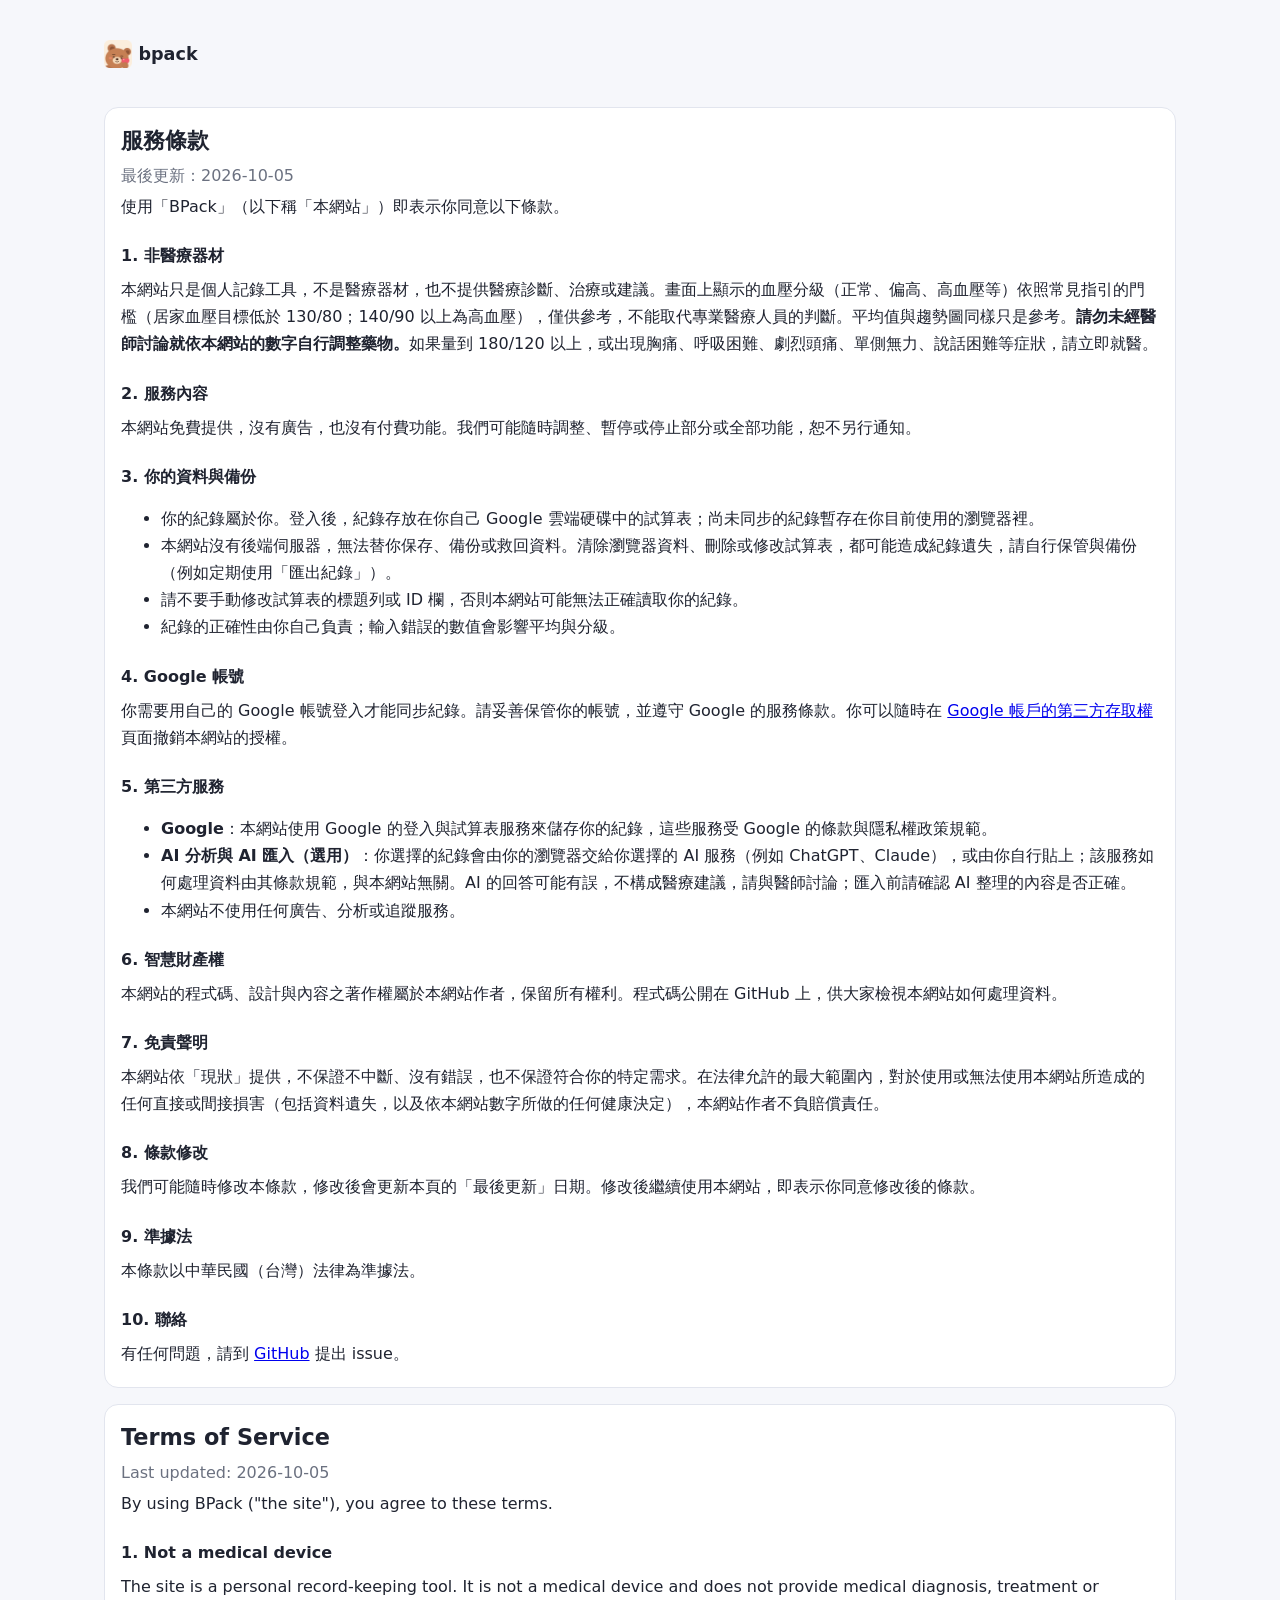
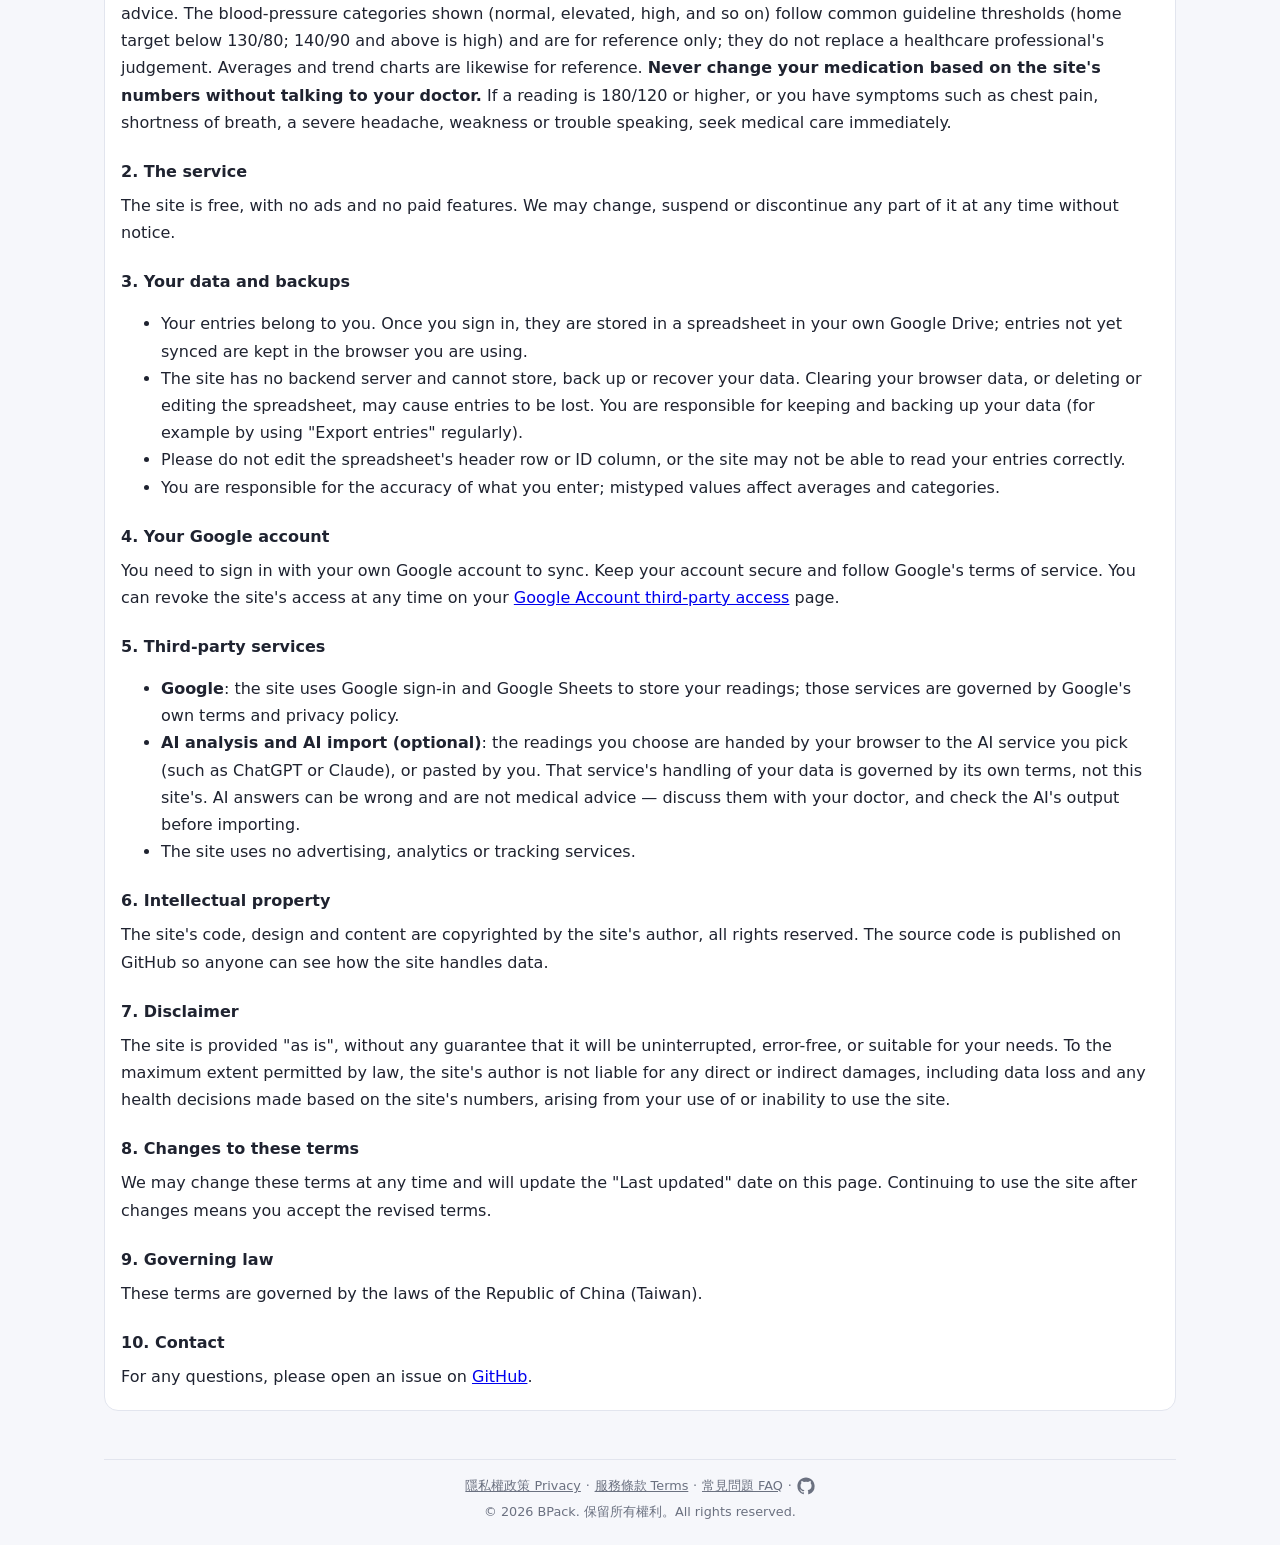
<file: terms.html>
<!doctype html>
<html lang="zh-TW">
<head>
  <meta charset="utf-8">
  <meta name="viewport" content="width=device-width, initial-scale=1">
  <meta http-equiv="Content-Security-Policy" content="default-src 'self'; base-uri 'self'">
  <title>服務條款 Terms of Service｜BPack</title>
  <meta name="description" content="BPack 服務條款：非醫療器材、資料與備份、Google 帳號與免責聲明。 BPack terms of service: not a medical device, your data and backups, Google account, disclaimer.">
  <link rel="canonical" href="https://bear1110.github.io/bpack/terms.html">
  <meta property="og:image" content="https://bear1110.github.io/bpack/icons/og-image.png">
  <link rel="icon" href="icons/logo.svg" type="image/svg+xml">
  <script src="js/theme.js"></script>
  <link rel="stylesheet" href="css/styles.css">
</head>
<body class="doc-page">
  <main>
    <p><a href="./" class="brand-link"><img src="icons/logo.png" alt="" width="28" height="28">bpack</a></p>

    <article class="card doc">
      <h1>服務條款</h1>
      <p class="muted">最後更新：2026-10-05</p>
      <p>使用「BPack」（以下稱「本網站」）即表示你同意以下條款。</p>

      <h2>1. 非醫療器材</h2>
      <p>本網站只是個人記錄工具，不是醫療器材，也不提供醫療診斷、治療或建議。畫面上顯示的血壓分級（正常、偏高、高血壓等）依照常見指引的門檻（居家血壓目標低於 130/80；140/90 以上為高血壓），僅供參考，不能取代專業醫療人員的判斷。平均值與趨勢圖同樣只是參考。<strong>請勿未經醫師討論就依本網站的數字自行調整藥物。</strong>如果量到 180/120 以上，或出現胸痛、呼吸困難、劇烈頭痛、單側無力、說話困難等症狀，請立即就醫。</p>

      <h2>2. 服務內容</h2>
      <p>本網站免費提供，沒有廣告，也沒有付費功能。我們可能隨時調整、暫停或停止部分或全部功能，恕不另行通知。</p>

      <h2>3. 你的資料與備份</h2>
      <ul>
        <li>你的紀錄屬於你。登入後，紀錄存放在你自己 Google 雲端硬碟中的試算表；尚未同步的紀錄暫存在你目前使用的瀏覽器裡。</li>
        <li>本網站沒有後端伺服器，無法替你保存、備份或救回資料。清除瀏覽器資料、刪除或修改試算表，都可能造成紀錄遺失，請自行保管與備份（例如定期使用「匯出紀錄」）。</li>
        <li>請不要手動修改試算表的標題列或 ID 欄，否則本網站可能無法正確讀取你的紀錄。</li>
        <li>紀錄的正確性由你自己負責；輸入錯誤的數值會影響平均與分級。</li>
      </ul>

      <h2>4. Google 帳號</h2>
      <p>你需要用自己的 Google 帳號登入才能同步紀錄。請妥善保管你的帳號，並遵守 Google 的服務條款。你可以隨時在 <a href="https://myaccount.google.com/permissions" rel="noopener">Google 帳戶的第三方存取權</a> 頁面撤銷本網站的授權。</p>

      <h2>5. 第三方服務</h2>
      <ul>
        <li><strong>Google</strong>：本網站使用 Google 的登入與試算表服務來儲存你的紀錄，這些服務受 Google 的條款與隱私權政策規範。</li>
        <li><strong>AI 分析與 AI 匯入（選用）</strong>：你選擇的紀錄會由你的瀏覽器交給你選擇的 AI 服務（例如 ChatGPT、Claude），或由你自行貼上；該服務如何處理資料由其條款規範，與本網站無關。AI 的回答可能有誤，不構成醫療建議，請與醫師討論；匯入前請確認 AI 整理的內容是否正確。</li>
        <li>本網站不使用任何廣告、分析或追蹤服務。</li>
      </ul>

      <h2>6. 智慧財產權</h2>
      <p>本網站的程式碼、設計與內容之著作權屬於本網站作者，保留所有權利。程式碼公開在 GitHub 上，供大家檢視本網站如何處理資料。</p>

      <h2>7. 免責聲明</h2>
      <p>本網站依「現狀」提供，不保證不中斷、沒有錯誤，也不保證符合你的特定需求。在法律允許的最大範圍內，對於使用或無法使用本網站所造成的任何直接或間接損害（包括資料遺失，以及依本網站數字所做的任何健康決定），本網站作者不負賠償責任。</p>

      <h2>8. 條款修改</h2>
      <p>我們可能隨時修改本條款，修改後會更新本頁的「最後更新」日期。修改後繼續使用本網站，即表示你同意修改後的條款。</p>

      <h2>9. 準據法</h2>
      <p>本條款以中華民國（台灣）法律為準據法。</p>

      <h2>10. 聯絡</h2>
      <p>有任何問題，請到 <a href="https://github.com/Bear1110/bpack/issues" rel="noopener">GitHub</a> 提出 issue。</p>
    </article>

    <article class="card doc" lang="en">
      <h1>Terms of Service</h1>
      <p class="muted">Last updated: 2026-10-05</p>
      <p>By using BPack ("the site"), you agree to these terms.</p>

      <h2>1. Not a medical device</h2>
      <p>The site is a personal record-keeping tool. It is not a medical device and does not provide medical diagnosis, treatment or advice. The blood-pressure categories shown (normal, elevated, high, and so on) follow common guideline thresholds (home target below 130/80; 140/90 and above is high) and are for reference only; they do not replace a healthcare professional's judgement. Averages and trend charts are likewise for reference. <strong>Never change your medication based on the site's numbers without talking to your doctor.</strong> If a reading is 180/120 or higher, or you have symptoms such as chest pain, shortness of breath, a severe headache, weakness or trouble speaking, seek medical care immediately.</p>

      <h2>2. The service</h2>
      <p>The site is free, with no ads and no paid features. We may change, suspend or discontinue any part of it at any time without notice.</p>

      <h2>3. Your data and backups</h2>
      <ul>
        <li>Your entries belong to you. Once you sign in, they are stored in a spreadsheet in your own Google Drive; entries not yet synced are kept in the browser you are using.</li>
        <li>The site has no backend server and cannot store, back up or recover your data. Clearing your browser data, or deleting or editing the spreadsheet, may cause entries to be lost. You are responsible for keeping and backing up your data (for example by using "Export entries" regularly).</li>
        <li>Please do not edit the spreadsheet's header row or ID column, or the site may not be able to read your entries correctly.</li>
        <li>You are responsible for the accuracy of what you enter; mistyped values affect averages and categories.</li>
      </ul>

      <h2>4. Your Google account</h2>
      <p>You need to sign in with your own Google account to sync. Keep your account secure and follow Google's terms of service. You can revoke the site's access at any time on your <a href="https://myaccount.google.com/permissions" rel="noopener">Google Account third-party access</a> page.</p>

      <h2>5. Third-party services</h2>
      <ul>
        <li><strong>Google</strong>: the site uses Google sign-in and Google Sheets to store your readings; those services are governed by Google's own terms and privacy policy.</li>
        <li><strong>AI analysis and AI import (optional)</strong>: the readings you choose are handed by your browser to the AI service you pick (such as ChatGPT or Claude), or pasted by you. That service's handling of your data is governed by its own terms, not this site's. AI answers can be wrong and are not medical advice — discuss them with your doctor, and check the AI's output before importing.</li>
        <li>The site uses no advertising, analytics or tracking services.</li>
      </ul>

      <h2>6. Intellectual property</h2>
      <p>The site's code, design and content are copyrighted by the site's author, all rights reserved. The source code is published on GitHub so anyone can see how the site handles data.</p>

      <h2>7. Disclaimer</h2>
      <p>The site is provided "as is", without any guarantee that it will be uninterrupted, error-free, or suitable for your needs. To the maximum extent permitted by law, the site's author is not liable for any direct or indirect damages, including data loss and any health decisions made based on the site's numbers, arising from your use of or inability to use the site.</p>

      <h2>8. Changes to these terms</h2>
      <p>We may change these terms at any time and will update the "Last updated" date on this page. Continuing to use the site after changes means you accept the revised terms.</p>

      <h2>9. Governing law</h2>
      <p>These terms are governed by the laws of the Republic of China (Taiwan).</p>

      <h2>10. Contact</h2>
      <p>For any questions, please open an issue on <a href="https://github.com/Bear1110/bpack/issues" rel="noopener">GitHub</a>.</p>
    </article>

    <footer class="site-footer">
      <nav><a href="privacy.html">隱私權政策 Privacy</a> · <a href="terms.html">服務條款 Terms</a> · <a href="faq.html">常見問題 FAQ</a> · <a href="https://github.com/Bear1110/bpack" class="footer-gh" target="_blank" rel="noopener" aria-label="GitHub" title="GitHub"><svg class="icon" viewBox="0 0 24 24" aria-hidden="true"><path fill="currentColor" stroke="none" d="M12 .5C5.65.5.5 5.65.5 12a11.5 11.5 0 0 0 7.86 10.92c.58.1.79-.25.79-.56v-2c-3.2.7-3.88-1.37-3.88-1.37-.52-1.33-1.28-1.68-1.28-1.68-1.05-.72.08-.7.08-.7 1.16.08 1.77 1.19 1.77 1.19 1.03 1.77 2.7 1.26 3.36.96.1-.75.4-1.26.73-1.55-2.55-.29-5.24-1.28-5.24-5.68 0-1.25.45-2.28 1.19-3.08-.12-.29-.52-1.46.11-3.05 0 0 .97-.31 3.17 1.18a11 11 0 0 1 5.77 0c2.2-1.49 3.17-1.18 3.17-1.18.63 1.59.23 2.76.11 3.05.74.8 1.19 1.83 1.19 3.08 0 4.41-2.69 5.39-5.25 5.67.41.36.78 1.06.78 2.14v3.17c0 .31.21.67.8.56A11.5 11.5 0 0 0 23.5 12C23.5 5.65 18.35.5 12 .5z"/></svg></a></nav>
      <p>© 2026 BPack. 保留所有權利。All rights reserved.</p>
    </footer>
  </main>
</body>
</html>
</file>
<file: css/styles.css>
/* 行動優先（mobile-first）：預設樣式給手機，@media (min-width) 再加上平板 / 桌機版面。
   方向一律用邏輯屬性（inline-start / inline-end），右到左語言自動鏡像。 */

:root {
  --bg: #f6f7fb;
  --surface: #ffffff;
  --text: #1f2330;
  --muted: #6b7180;
  --border: #e2e5ee;
  --primary: #c8415a;
  --primary-text: #ffffff;
  /* 熊熊 logo 的配色：首頁記錄卡片用 */
  --bear-bg: #fbeedd;
  --bear-border: #ecd3b4;
  --bear-text: #4b2b1e;
  --bear-shadow: rgb(143 85 54 / .22);
  --danger: #d6336c;
  --warning-bg: #fff4e6;
  --warning-text: #8a4b00;
  --series-1: #c8415a; /* 收縮壓 */
  --series-2: #2a78d6; /* 舒張壓 */
  --grid: #e8eaf0;
  --good: #0a7d0a;
  --bad: #c0392b;
  /* 血壓分級 */
  --cat-low: #3a7bd5;
  --cat-normal: #2b9348;
  --cat-elevated: #d39e00;
  --cat-stage1: #ef7d1a;
  --cat-stage2: #d63a3a;
  --cat-crisis: #8b1a2b;
  --radius: 14px;
  --gutter: 16px;
  --tabbar-h: 60px;
  --topbar-h: 56px;
  --tap: 44px; /* 最小觸控尺寸 */
  color-scheme: light;
}

/* 深色：js/theme.js 依設定（或跟隨系統）在 <html> 加上 data-theme="dark" */
:root[data-theme="dark"] {
  color-scheme: dark;
  --bg: #14161c;
  --surface: #1d2029;
  --text: #e8eaf0;
  --muted: #9aa0ae;
  --border: #2d313d;
  --primary: #f08497;
  --primary-text: #10131a;
  --bear-bg: #ead8bf; /* 深色模式稍微調暗，避免一大塊太刺眼 */
  --bear-border: #d9c09f;
  --bear-shadow: rgb(0 0 0 / .35);
  --danger: #f06595;
  --warning-bg: #3a2a12;
  --warning-text: #ffc078;
  --series-1: #f08497;
  --series-2: #5aa0f0;
  --grid: #2a2e39;
  --good: #3fbf3f;
  --bad: #f06a6a;
  --cat-low: #6aa6f5;
  --cat-normal: #4cc06a;
  --cat-elevated: #e8c04a;
  --cat-stage1: #ff9a4a;
  --cat-stage2: #f06a6a;
  --cat-crisis: #e03a55;
}

* { box-sizing: border-box; }

/* 文字大小（設定 → 文字大小）：縮放 html 的字級，所有 rem 單位跟著放大；底部分頁列同步加高 */
html[data-font-size="large"] { font-size: 115%; --tabbar-h: 68px; }
html[data-font-size="xlarge"] { font-size: 130%; --tabbar-h: 76px; }
html[data-font-size="xlarge"] .tile-value { font-size: 1.55rem; } /* 手機兩欄的格子放不下 1.8rem 的「130/80」 */

body {
  margin: 0;
  background: var(--bg);
  color: var(--text);
  font: 1rem/1.5 system-ui, -apple-system, "Segoe UI", "Noto Sans TC", "Noto Sans SC", "Noto Sans JP", "PingFang TC", "Hiragino Sans", sans-serif;
  padding-bottom: calc(var(--tabbar-h) + env(safe-area-inset-bottom));
  -webkit-tap-highlight-color: transparent;
}

h1 { font-size: 1.15rem; margin: 0; }

/* 線條 icon：跟著文字顏色 */
.icon { width: 1.25em; height: 1.25em; flex: none; fill: none; stroke: currentColor; stroke-width: 2; stroke-linecap: round; stroke-linejoin: round; }
[data-icon] { display: inline-flex; }
h2 { font-size: 1rem; margin: 0 0 .5rem; }

/* ---------- 標題列 ---------- */

.topbar {
  position: sticky; top: 0; z-index: 10;
  display: flex; align-items: center; justify-content: space-between; gap: .75rem;
  min-height: var(--topbar-h);
  padding: .5rem var(--gutter); padding-top: calc(.5rem + env(safe-area-inset-top));
  background: var(--surface); border-bottom: 1px solid var(--border);
}
.topbar h1 { white-space: nowrap; overflow: hidden; text-overflow: ellipsis; }
/* 品牌：熊熊 logo + 小寫文字標誌 */
.brand { display: flex; align-items: center; gap: .45rem; flex: none; }
.brand img { width: 34px; height: 34px; flex: none; border-radius: 8px; }
.brand span { font-size: 1.3rem; font-weight: 800; letter-spacing: -.02em; color: var(--text); }
.brand-link { display: inline-flex; align-items: center; gap: .4rem; font-weight: 800; font-size: 1.1rem; color: var(--text); text-decoration: none; }
.top-actions { display: flex; align-items: center; gap: .5rem; min-width: 0; }
.sync { display: flex; align-items: center; gap: .5rem; min-width: 0; }
.sync-status { display: inline-flex; align-items: center; gap: .25rem; font-size: .85rem; color: var(--muted); white-space: nowrap; min-width: 0; }
.sync-status .icon { width: 22px; height: 22px; }
.sync-status[data-kind="cloudCheck"] { color: var(--good); }
.sync-status[data-kind="cloudUp"] { color: var(--primary); }
.sync-status[data-kind="cloudOff"] { color: var(--warning-text); }
.sync-status[data-kind="cloudSync"] .icon { animation: pulse 1.2s ease-in-out infinite; }
@keyframes pulse { 50% { opacity: .35; } }
.sync-count { font-weight: 700; font-variant-numeric: tabular-nums; }
.sync-text { display: none; }

.icon-btn-top {
  appearance: none; flex: none; display: inline-grid; place-items: center; cursor: pointer;
  width: 36px; height: 36px; border-radius: 50%; border: 1px solid var(--primary); background: transparent; color: var(--primary);
}
.icon-btn-top[hidden] { display: none; }
.icon-btn-top .icon { width: 19px; height: 19px; }
.install-steps { margin: .5rem 0 0; padding-inline-start: 1.4rem; display: flex; flex-direction: column; gap: .6rem; line-height: 1.6; }
.install-steps .icon { vertical-align: -0.25em; color: var(--primary); }

.banner {
  margin: 0; padding: .6rem var(--gutter); font-size: .9rem;
  background: var(--warning-bg); color: var(--warning-text);
}

/* 示範模式橫幅：一直顯示，避免誤以為是自己的資料 */
.demo-banner {
  display: flex; align-items: center; justify-content: space-between; gap: .75rem;
  padding: .55rem var(--gutter); font-size: .9rem;
  background: color-mix(in srgb, var(--primary) 22%, var(--surface)); color: var(--text);
  border-bottom: 1px solid color-mix(in srgb, var(--primary) 40%, var(--border));
}
.demo-banner[hidden] { display: none; }

/* ---------- 分頁：手機固定在底部 ---------- */

.nav {
  position: fixed; inset-inline: 0; bottom: 0; z-index: 10;
  display: grid; grid-auto-flow: column; grid-auto-columns: 1fr;
  height: calc(var(--tabbar-h) + env(safe-area-inset-bottom)); padding-bottom: env(safe-area-inset-bottom);
  background: var(--surface); border-top: 1px solid var(--border);
}
.nav button {
  appearance: none; border: 0; background: none; font: inherit; font-size: .72rem;
  color: var(--muted); cursor: pointer; min-height: var(--tap);
  display: flex; flex-direction: column; align-items: center; justify-content: center; gap: 2px;
}
.nav-icon .icon { width: 24px; height: 24px; }
.nav button.active { color: var(--primary); font-weight: 700; }

/* ---------- 內容 ---------- */

main { max-width: 640px; margin: 0 auto; padding: var(--gutter); }

.view { display: none; flex-direction: column; gap: 1rem; }
body[data-view="log"] #view-log,
body[data-view="list"] #view-list,
body[data-view="calendar"] #view-calendar,
body[data-view="stats"] #view-stats,
body[data-view="settings"] #view-settings { display: flex; }

.view-title { display: none; }

.card {
  background: var(--surface); border: 1px solid var(--border);
  border-radius: var(--radius); padding: 1rem;
}
.card p { margin: .25rem 0; }

.btn {
  appearance: none; border: 1px solid var(--primary); cursor: pointer;
  background: var(--primary); color: var(--primary-text);
  border-radius: 10px; padding: .6rem 1rem; font: inherit; font-weight: 600;
  min-height: var(--tap);
}
.btn.ghost { background: transparent; color: var(--primary); }
.btn.danger { border-color: var(--danger); color: var(--danger); }
.btn.small { padding: .35rem .7rem; font-size: .85rem; min-height: 36px; white-space: nowrap; }
.btn.wide { width: 100%; }
.btn:disabled { opacity: .5; cursor: default; }

.btn-with-icon { display: inline-flex; align-items: center; justify-content: center; gap: .5rem; }

/* ---------- 記錄卡片 ---------- */

.log-card { background: var(--bear-bg); border-color: var(--bear-border); color: var(--bear-text); padding: 1.1rem 1rem 1rem; }
.log-card input, .log-card textarea { background: var(--surface); color: var(--text); }
.log-head { display: flex; align-items: center; gap: .6rem; margin-bottom: .6rem; }
.log-head h2 { margin: 0; font-size: 1.2rem; }
.log-bear { width: 72px; height: auto; flex: none; }
/* 三個數字：收縮壓 / 舒張壓 大、心跳小 */
.bp-inputs { display: grid; grid-template-columns: 1fr auto 1fr; gap: .4rem .5rem; align-items: end; }
.bp-field { display: flex; flex-direction: column; gap: .25rem; min-width: 0; }
.bp-field.pulse { grid-column: 1 / -1; max-width: 12rem; }
.bp-label { font-size: .85rem; font-weight: 600; }
.bp-label small { font-weight: 400; color: color-mix(in srgb, currentColor 70%, transparent); margin-inline-start: .15em; }
.bp-input { position: relative; display: flex; align-items: center; }
.bp-input input {
  width: 100%; min-height: 64px; padding: .4rem 2.6rem .4rem .7rem; border-radius: 14px;
  font-size: 2rem; font-weight: 700; font-variant-numeric: tabular-nums; text-align: center;
  -moz-appearance: textfield;
}
.bp-field.pulse .bp-input input { min-height: 48px; font-size: 1.3rem; }
.bp-input input::-webkit-outer-spin-button, .bp-input input::-webkit-inner-spin-button { -webkit-appearance: none; margin: 0; }
.bp-input input:focus { outline: 2px solid var(--primary); outline-offset: 1px; }
.bp-unit { position: absolute; inset-inline-end: .6rem; font-size: .75rem; color: var(--muted); pointer-events: none; }
.bp-slash { font-size: 2rem; font-weight: 300; color: var(--muted); padding-bottom: .8rem; }
.log-time { display: flex; align-items: center; gap: .4rem; flex-wrap: wrap; margin: .9rem 0 .25rem; font-size: .95rem; }
.log-time .icon { width: 18px; height: 18px; }
.log-time .link-btn { font-size: .9rem; padding: .35rem .4rem; min-height: 36px; }
.log-time-input { width: auto; flex: 1; }
.log-time-input[hidden] { display: none; }
.log-time-text[hidden] { display: none; }
.log-more { margin: .5rem 0 .75rem; }
.log-more summary { cursor: pointer; color: var(--muted); font-size: .9rem; min-height: 36px; display: flex; align-items: center; list-style: none; }
.log-more summary::-webkit-details-marker { display: none; }
.log-more summary::before { content: '▸'; margin-inline-end: .4rem; }
.log-more[open] summary::before { content: '▾'; }
.log-more .field { margin-top: .75rem; }
.btn.big { font-size: 1.25rem; min-height: 60px; border-radius: 14px; }
.crisis-note { border: 1px solid var(--danger); font-weight: 600; }
.crisis-note[hidden] { display: none; }

/* 今天的血壓藥：還沒吃 / 吃了 */
.meds-row { display: flex; align-items: center; justify-content: space-between; gap: .75rem; flex-wrap: wrap; margin: .75rem 0 .25rem; }
.meds-label { display: inline-flex; align-items: center; gap: .35rem; font-weight: 600; }
.meds-label .icon { width: 18px; height: 18px; color: var(--primary); }
.meds-label small { font-weight: 400; color: var(--muted); }
.seg.meds-seg { flex: 0 0 auto; }
.seg.meds-seg label { position: relative; flex: 1; display: flex; }
.seg.meds-seg label + label { border-inline-start: 1px solid var(--border); }
.seg.meds-seg input { position: absolute; inset: 0; width: 100%; height: 100%; min-height: 0; margin: 0; opacity: 0; cursor: pointer; }
.seg.meds-seg span { flex: 1; display: flex; align-items: center; justify-content: center; min-width: 5.2rem; min-height: var(--tap); padding-inline: 1rem; font-size: .95rem; white-space: nowrap; color: var(--text); }
.seg.meds-seg input:checked + span { background: var(--primary); color: var(--primary-text); font-weight: 600; }
.seg.meds-seg input:focus-visible + span { outline: 2px solid var(--primary); outline-offset: -2px; }
.meds-name[hidden] { display: none; }
.tag.med { border-color: color-mix(in srgb, var(--primary) 45%, var(--border)); color: var(--primary); font-weight: 600; }
.tag.med .icon { width: 13px; height: 13px; margin-inline-end: .25rem; }
.tag.med.before { color: var(--muted); font-weight: 400; border-style: dashed; }
.cal-circle .pill rect { fill: var(--surface); stroke: var(--text); stroke-width: 1.4; }
.cal-circle .pill line { stroke: var(--text); stroke-width: 1.2; }

/* 分級顏色：.cat-<級別> 設定 --cat，色點 / 文字 / 膠囊 / 日曆半圓都讀同一個變數 */
.cat-low { --cat: var(--cat-low); }
.cat-normal { --cat: var(--cat-normal); }
.cat-elevated { --cat: var(--cat-elevated); }
.cat-stage1 { --cat: var(--cat-stage1); }
.cat-stage2 { --cat: var(--cat-stage2); }
.cat-crisis { --cat: var(--cat-crisis); }
.cat-dot { display: inline-block; width: .8rem; height: .8rem; border-radius: 50%; flex: none; background: var(--cat, var(--muted)); }
.cat-text { color: var(--cat); }
.cat-badge { display: inline-block; padding: .1rem .6rem; border-radius: 999px; font-size: .8rem; font-weight: 700; color: #fff; background: var(--cat, var(--muted)); }
.cat-badge.cat-elevated { color: #1f2330; }
.cat-legend { list-style: none; margin: .5rem 0 .25rem; padding: 0; display: flex; flex-direction: column; gap: .35rem; }
.cat-legend li { display: flex; align-items: center; gap: .5rem; }
.cat-legend .muted { margin-inline-start: auto; }
.prop-label .cat-dot { margin-inline-end: .4rem; vertical-align: -1px; }

/* 最近 7 天 */
.week-avg { display: flex; align-items: center; gap: .75rem; flex-wrap: wrap; margin: .25rem 0 .5rem; }
.week-bp { font-size: 2rem; font-weight: 800; font-variant-numeric: tabular-nums; line-height: 1; }
.bp-sep { font-weight: 300; opacity: .6; padding: 0 .05em; }

/* 紀錄列表 */
.reading-list { list-style: none; margin: 0; padding: 0; display: flex; flex-direction: column; gap: .4rem; }
.reading {
  display: grid; grid-template-columns: auto 1fr auto auto; grid-template-areas: "dot when bp pulse" "dot tags tags tags";
  align-items: center; column-gap: .6rem; row-gap: .2rem;
  background: var(--surface); border: 1px solid var(--border); border-radius: 12px; padding: .55rem .8rem; cursor: pointer; min-height: var(--tap);
}
.reading:hover { border-color: var(--primary); }
.reading .cat-dot { grid-area: dot; }
.reading-when { grid-area: when; display: inline-flex; align-items: center; gap: .3rem; color: var(--muted); font-size: .9rem; font-variant-numeric: tabular-nums; min-width: 0; }
.reading-when .icon { width: 16px; height: 16px; }
.reading-bp { grid-area: bp; font-size: 1.25rem; font-variant-numeric: tabular-nums; white-space: nowrap; }
.reading-pulse { grid-area: pulse; display: inline-flex; align-items: center; gap: .2rem; color: var(--muted); font-size: .9rem; min-width: 3.2rem; justify-content: flex-end; font-variant-numeric: tabular-nums; }
.reading-pulse .icon { width: 14px; height: 14px; }
.reading-tags { grid-area: tags; display: flex; flex-wrap: wrap; gap: .3rem; }
.tag {
  display: inline-flex; align-items: center; padding: .05rem .5rem; border-radius: 999px;
  font-size: .75rem; line-height: 1.5; color: var(--text); border: 1px solid var(--border); background: var(--bg);
}
.tag.note { color: var(--muted); max-width: 100%; overflow: hidden; text-overflow: ellipsis; white-space: nowrap; }
.list-day { display: flex; justify-content: space-between; align-items: baseline; gap: .5rem; margin: .75rem 0 .1rem; font-size: .85rem; font-weight: 700; color: var(--muted); }
.list-day:first-child { margin-top: 0; }
.list-day-avg { font-weight: 600; font-variant-numeric: tabular-nums; }
.list-more { margin-top: .25rem; }

/* 折線圖 */
.chart .line path { fill: none; stroke-width: 2; stroke-linejoin: round; stroke-linecap: round; }
.chart .line.s1 path, .chart .line.s1 .dot { stroke: var(--series-1); }
.chart .line.s2 path, .chart .line.s2 .dot { stroke: var(--series-2); }
.chart .line .dot { fill: var(--surface); stroke-width: 2; }
.chart rect.hit { fill: transparent; outline: none; }
.chart rect.hit.active, .chart rect.hit:focus-visible { fill: color-mix(in srgb, var(--text) 6%, transparent); }
.chart .ref.r1, .chart .ref.r2 { stroke: var(--cat-stage1); opacity: .7; }

/* 理念 */
.tagline { margin: 0; text-align: center; color: var(--muted); font-size: .95rem; line-height: 1.6; text-wrap: balance; }

.spacer { flex: 1; }

/* 統計：篩選列 */
#view-stats { gap: 1rem; }
.stats-filters { display: flex; flex-direction: column; gap: .75rem; }
.filter-group { display: flex; flex-direction: column; gap: .35rem; min-width: 0; }
.filter-label { font-size: .8rem; color: var(--muted); font-weight: 600; }
.seg.range-seg { flex: none; overflow-x: auto; scrollbar-width: none; }
.seg.range-seg button { flex: 1 0 auto; padding-inline: .7rem; white-space: nowrap; }
.seg.stats-tabs { flex: none; }
.seg.stats-tabs button { font-size: .95rem; font-weight: 600; }
.stats-body { display: flex; flex-direction: column; gap: 1rem; }
.empty-state { text-align: center; padding: 2rem 0; }

/* 統計：卡片與圖表 */
.stat-card { min-width: 0; }
.stat-grid { display: grid; grid-template-columns: 1fr; gap: 1rem; }
.tile small { font-size: .9rem; font-weight: 400; color: var(--muted); }
.tile-delta { font-size: .8rem; margin-top: .2rem; color: var(--muted); }
.tile-delta.good { color: var(--good); }
.tile-delta.bad { color: var(--bad); }
.chart { display: block; max-width: 100%; height: auto; overflow: visible; }
.chart .grid { stroke: var(--grid); stroke-width: 1; }
.chart .axis { stroke: var(--border); stroke-width: 1; }
.chart .tick { fill: var(--muted); font-size: 11px; font-variant-numeric: tabular-nums; }
.chart .ref { stroke: var(--text); stroke-width: 1; opacity: .55; }
.chart .ref-label { fill: var(--muted); font-size: 11px; }
.legend { display: flex; flex-wrap: wrap; gap: .3rem 1rem; font-size: .8rem; color: var(--muted); margin-bottom: .4rem; }
.legend span { display: inline-flex; align-items: center; gap: .35rem; }
.legend .key { width: 10px; height: 10px; border-radius: 2px; display: inline-block; }
.legend .key.s1 { background: var(--series-1); }
.legend .key.s2 { background: var(--series-2); }
.chart-tip {
  position: fixed; z-index: 50; pointer-events: none; max-width: 260px;
  padding: .35rem .6rem; border-radius: 8px; font-size: .8rem; font-weight: 600;
  background: var(--text); color: var(--bg); box-shadow: 0 4px 14px rgb(0 0 0 / .25);
}

/* 表格（含「以表格顯示」） */
.table-view { margin-top: .5rem; font-size: .85rem; }
.table-view summary { cursor: pointer; color: var(--muted); min-height: 32px; display: flex; align-items: center; }
.table-wrap { overflow-x: auto; }
.stat-card table, .table-view table { width: 100%; border-collapse: collapse; font-size: .85rem; }
.stat-card th, .stat-card td { padding: .4rem .5rem; border-bottom: 1px solid var(--border); text-align: start; }
.stat-card thead th { color: var(--muted); font-weight: 600; font-size: .8rem; white-space: nowrap; }
.stat-card tbody th { font-weight: 500; white-space: nowrap; }
.stat-card th.num { text-align: end; }
.stat-card td.num { text-align: end; font-variant-numeric: tabular-nums; white-space: nowrap; }

/* 比例橫條 */
.prop-list { list-style: none; margin: 0; padding: 0; display: flex; flex-direction: column; gap: .45rem; }
.prop-list li { display: grid; grid-template-columns: minmax(6em, 1fr) 2fr auto; gap: .6rem; align-items: center; font-size: .85rem; }
.prop-label { overflow-wrap: anywhere; }
.prop-track { height: 8px; border-radius: 4px; background: var(--grid); overflow: hidden; }
.prop-fill { display: block; width: 0; height: 100%; border-radius: 4px; background: var(--series-1); }
.prop-value { color: var(--muted); font-variant-numeric: tabular-nums; white-space: nowrap; }

/* 看診摘要 */
.report-head { display: flex; justify-content: space-between; align-items: flex-start; gap: 1rem; }
.report-head h2 { font-size: 1.15rem; margin: 0 0 .2rem; }
.key-figures { display: grid; grid-template-columns: 1fr; gap: .1rem; margin: 0; }
.kf { display: grid; grid-template-columns: minmax(8em, 1fr) 2fr; gap: .75rem; padding: .45rem 0; border-bottom: 1px solid var(--border); }
.kf:last-child { border-bottom: 0; }
.kf dt { color: var(--muted); font-size: .85rem; }
.kf dd { margin: 0; font-weight: 600; }
.report-foot { text-align: center; }

/* 統計：數字卡片 */
.tiles { display: grid; grid-template-columns: repeat(2, 1fr); gap: .75rem; }
.tile { background: var(--surface); border: 1px solid var(--border); border-radius: var(--radius); padding: 1rem; }
.tile-value { font-size: 1.8rem; font-weight: 700; }
.tile-label { color: var(--muted); font-size: .85rem; }

.warning { background: var(--warning-bg); color: var(--warning-text); border-radius: var(--radius); padding: .75rem 1rem; margin: 0; }
.error { color: var(--danger); margin: .5rem 0 0; }
.muted { color: var(--muted); }
.small { font-size: .85rem; }
.disclaimer { color: var(--muted); font-size: .8rem; margin: 0; }

/* 頁尾：免責聲明、隱私權政策 / 服務條款連結、版權 */
.site-footer {
  margin-top: 2rem; padding-top: 1rem; border-top: 1px solid var(--border);
  display: flex; flex-direction: column; gap: .4rem; align-items: center; text-align: center;
  color: var(--muted); font-size: .8rem;
}
.site-footer p, .site-footer nav { margin: 0; }
.site-footer a { color: var(--muted); }
.site-footer nav { display: inline-flex; align-items: center; gap: .3rem; flex-wrap: wrap; justify-content: center; }
.footer-gh { display: inline-flex; align-items: center; }
.footer-gh:hover { color: var(--text); }
.footer-gh .icon { width: 18px; height: 18px; }
.footer-version { font-size: .75rem; opacity: .7; font-variant-numeric: tabular-nums; }

/* 隱私權政策、服務條款等文件頁：沒有底部分頁列 */
body.doc-page { padding-bottom: 0; }
.doc-page main { display: flex; flex-direction: column; gap: 1rem; }
.doc h1 { font-size: 1.4rem; margin: 0 0 .25rem; }
.doc h2 { margin-top: 1.5rem; }
.doc p, .doc li { line-height: 1.7; }
/* FAQ：可展開的問答 */
.faq details { border-bottom: 1px solid var(--border); }
.faq details:last-of-type { border-bottom: 0; }
.faq summary {
  cursor: pointer; list-style: none; display: flex; justify-content: space-between; align-items: center; gap: 1rem;
  padding: .85rem 0; font-weight: 600; min-height: var(--tap);
}
.faq summary::-webkit-details-marker { display: none; }
.faq summary::after { content: '+'; color: var(--primary); font-size: 1.3rem; font-weight: 400; flex: none; }
.faq details[open] summary::after { content: '−'; }
.faq details p { margin: 0 0 1rem; color: var(--text); }

/* 表單 */
.field { display: flex; flex-direction: column; gap: .3rem; margin: 0 0 1rem; border: 0; padding: 0; min-width: 0; }
.field legend { padding: 0; margin-bottom: .3rem; }
/* 16px 以上避免 iOS 聚焦時自動放大 */
input, select, textarea {
  font: inherit; font-size: max(16px, 1rem); color: var(--text); background: var(--bg);
  border: 1px solid var(--border); border-radius: 10px; padding: .55rem .7rem;
  min-height: var(--tap); width: 100%;
}
.chips { display: flex; flex-wrap: wrap; gap: .4rem; }
/* 隱藏的核取方塊必須定位在選項本身，否則聚焦時瀏覽器會捲動到它原本的位置而跑版 */
.chip { position: relative; }
.chip input { position: absolute; inset: 0; width: 100%; height: 100%; min-height: 0; margin: 0; opacity: 0; pointer-events: none; }
.chip span {
  display: inline-flex; align-items: center; min-height: 40px; padding: .35rem .85rem; border-radius: 999px;
  border: 1px solid var(--border); cursor: pointer; font-size: .9rem;
}
.chip input:checked + span { background: var(--primary); border-color: var(--primary); color: var(--primary-text); }
.chip input:focus-visible + span { outline: 2px solid var(--primary); outline-offset: 2px; }

/* 對話框：手機全螢幕，操作按鈕固定在底部 */
dialog {
  width: 100%; max-width: 100%; height: 100%; max-height: 100%;
  margin: 0; padding: 0; border: 0; border-radius: 0; overflow: hidden; /* 只讓 .dialog-body 捲動 */
  background: var(--surface); color: var(--text);
  --enter: translateY(32px); /* 開啟動畫的起點（見檔尾的動態區塊）：全螢幕從下方滑入、置中的微放大 */
}
dialog::backdrop { background: rgb(0 0 0 / .45); }
dialog form { display: flex; flex-direction: column; height: 100%; }
.dialog-body {
  flex: 1; overflow-y: auto; overscroll-behavior: contain;
  padding: calc(1rem + env(safe-area-inset-top)) var(--gutter) 1rem;
}
.dialog-actions {
  display: flex; gap: .5rem; align-items: center;
  padding: .75rem var(--gutter) calc(.75rem + env(safe-area-inset-bottom));
  border-top: 1px solid var(--border); background: var(--surface);
}

.seg { display: flex; flex: 1 1 260px; border: 1px solid var(--border); border-radius: 10px; overflow: hidden; background: var(--surface); }
.seg button {
  appearance: none; flex: 1; border: 0; background: none; color: var(--text); font: inherit; font-size: .8rem;
  min-height: var(--tap); padding: .25rem .4rem; cursor: pointer; line-height: 1.2;
}
.seg button + button { border-inline-start: 1px solid var(--border); }
.seg button[aria-checked="true"], .seg button[aria-selected="true"] { background: var(--primary); color: var(--primary-text); font-weight: 600; }

.switch-row { display: flex; align-items: center; gap: .75rem; cursor: pointer; min-height: var(--tap); }
.switch-row input { width: 1.4rem; height: 1.4rem; min-height: 0; flex: none; accent-color: var(--primary); }

/* 設定頁：同一張卡裡一列一項，左邊名稱與說明、右邊控制項；窄螢幕放不下時控制項換到下一行 */
.set-list { padding: 0; }
.set-row { display: flex; flex-wrap: wrap; align-items: center; gap: .6rem 1rem; padding: .85rem 1rem; }
.set-row + .set-row { border-top: 1px solid var(--border); }
.set-text { flex: 1 1 10rem; min-width: 0; }
.set-text .card-title { margin: 0; }
.set-text p { margin: .2rem 0 0; }
/* 按鈕留在右邊（維持最小觸控高度）；其他控制項（語言、外觀等）手機占滿一整行，夠寬時才縮到右邊 */
.set-row > .btn { min-height: var(--tap); }
.set-row > :where(:not(.set-text, .btn)) { flex: 1 1 100%; }
@media (min-width: 600px) {
  .set-row > .seg { flex: 0 1 18rem; }
  .set-row > select { flex: 0 1 12rem; }
}
.about-links { display: flex; flex-wrap: wrap; gap: .2rem 1rem; }

/* 設定：分組標題、卡片標題 icon */
.settings-group { margin: .5rem 0 -.4rem; font-size: .8rem; font-weight: 700; color: var(--muted); letter-spacing: .02em; }
.card-title { display: flex; align-items: center; gap: .5rem; }
.card-title .icon { color: var(--primary); width: 20px; height: 20px; }
.danger-zone .card-title .icon { color: var(--danger); }

/* 首頁「尚未備份」卡片 */
.backup-card { border-color: color-mix(in srgb, var(--warning-text) 55%, var(--border)); background: color-mix(in srgb, var(--warning-bg) 70%, var(--surface)); }
.backup-card .card-title { color: var(--warning-text); }
.backup-card .card-title .icon { color: var(--warning-text); }
.backup-card p { margin: .4rem 0 .8rem; line-height: 1.6; }
.backup-card .btn { width: 100%; }

/* 危險區域、確認對話框 */
.danger-zone { border-color: color-mix(in srgb, var(--danger) 45%, var(--border)); }
.danger-zone h2 { color: var(--danger); }
.btn.danger-solid { background: var(--danger); border-color: var(--danger); color: #fff; }
.btn.danger-solid:disabled { opacity: .4; }
/* 確認對話框內容少，手機上也不必全螢幕 */
dialog.confirm-dialog {
  width: min(480px, calc(100vw - 32px)); height: fit-content; max-height: calc(100dvh - 32px);
  margin: auto; border-radius: var(--radius); --enter: scale(.97);
}
dialog.confirm-dialog form { height: auto; }
dialog.confirm-dialog .dialog-body { padding-top: 1.25rem; }

/* ---------- 日曆 ---------- */

.cal-toolbar { display: flex; align-items: center; gap: .4rem; }
.cal-label { flex: 1; max-width: 18rem; }
@media (min-width: 900px) { .cal-toolbar { justify-content: flex-start; } }
.cal-label input[type="month"] { width: 100%; min-height: var(--tap); text-align: center; font-weight: 700; cursor: pointer; }
#cal-today:disabled { visibility: hidden; } /* 已在本月：隱形但保留位置，版面不跳 */
.pager-btn {
  appearance: none; width: var(--tap); height: var(--tap); border-radius: 50%; cursor: pointer; flex: none;
  border: 1px solid var(--border); background: var(--surface); color: var(--text); font-size: 1.4rem; line-height: 1;
}
.pager-btn:disabled { opacity: .3; cursor: default; }
[dir="rtl"] .pager-btn { transform: scaleX(-1); }
.cal-layout { display: grid; grid-template-columns: 1fr; gap: 1rem; align-items: start; }
.cal-month { padding: .6rem; touch-action: pan-y; }
.cal-grid { display: grid; grid-template-columns: repeat(7, 1fr); gap: 2px; }
.cal-wd { text-align: center; font-size: .75rem; color: var(--muted); padding-bottom: .2rem; }
.cal-day {
  display: flex; flex-direction: column; align-items: center; gap: .1rem; padding: .15rem 0 .25rem; min-height: 56px;
  font: inherit; cursor: pointer; background: none; color: var(--text);
  border: 1px solid transparent; border-radius: 10px;
}
.cal-day:disabled { cursor: default; }
.cal-day:disabled .cal-num { opacity: .35; }
.cal-num { align-self: flex-start; padding-inline-start: .3rem; font-size: .72rem; line-height: 1; color: var(--muted); font-variant-numeric: tabular-nums; }
.cal-day.has-readings .cal-num { color: var(--text); font-weight: 700; }
.cal-day.today { border-color: var(--primary); }
.cal-day.selected { outline: 2px solid var(--text); outline-offset: 1px; }
.cal-circle { width: 100%; max-width: 40px; height: auto; display: block; }
.cal-circle.small { width: 20px; flex: none; }
.cal-circle .half { fill: var(--cat, var(--border)); }
.cal-circle .half.empty { fill: var(--grid); }
.cal-circle .split { stroke: var(--surface); stroke-width: 2; }
.cal-circle .other { fill: var(--muted); }
.cal-legend { display: flex; flex-wrap: wrap; gap: .35rem .9rem; margin-top: .6rem; font-size: .8rem; color: var(--muted); }
.cal-legend > span { display: inline-flex; align-items: center; gap: .3rem; }
.cal-legend-cats { flex-wrap: wrap; row-gap: .2rem; }
.cal-legend-cats .cat-dot { width: .6rem; height: .6rem; margin-inline-start: .35rem; }
.cal-legend-cats .cat-dot:first-child { margin-inline-start: 0; }
.cal-detail { display: flex; flex-direction: column; gap: .5rem; scroll-margin-top: calc(var(--topbar-h) + 12px); }
.cal-detail-head { display: flex; justify-content: space-between; align-items: baseline; gap: .5rem; }
.cal-detail h4 { margin: 0; font-size: .95rem; }
.link-btn { appearance: none; border: 0; background: none; padding: .25rem 0; font: inherit; font-size: .85rem; color: var(--primary); cursor: pointer; text-decoration: underline; }

/* 匯入 */
.file-pick { display: flex; flex-direction: column; gap: .35rem; margin-top: .75rem; font-size: .85rem; color: var(--muted); }
.file-pick input { padding: .4rem; font-size: .85rem; min-height: 0; }
.step { font-weight: 600; margin: 1.25rem 0 .5rem; }
.ai-buttons { display: flex; flex-wrap: wrap; gap: .5rem; }
.ai-buttons .btn { display: inline-flex; align-items: center; justify-content: center; text-decoration: none; flex: 1 1 auto; }

/* AI 分析 */
.stats-tabs-row { display: flex; align-items: stretch; gap: .5rem; }
.stats-tabs-row .stats-tabs { flex: 1; min-width: 0; }
.ai-chip {
  appearance: none; flex: none; display: inline-flex; align-items: center; gap: .35rem; cursor: pointer;
  padding: 0 .9rem; min-height: var(--tap); border-radius: 10px; font: inherit; font-size: .9rem; font-weight: 600;
  border: 1px solid var(--primary); background: color-mix(in srgb, var(--primary) 12%, var(--surface)); color: var(--primary);
}
.ai-chip .icon { width: 18px; height: 18px; }
.ai-preview { white-space: pre-wrap; word-break: break-word; font-size: .75rem; max-height: 240px; overflow: auto; margin: .5rem 0 0; padding: .6rem; border-radius: 8px; background: var(--bg); color: var(--muted); }
#ai-dialog .ai-buttons .btn { flex: 1 1 140px; }
.ai-buttons .btn.disabled { opacity: .5; pointer-events: none; }

/* 匯入預覽 */
.import-preview:empty { display: none; }
.import-preview { margin-top: 1rem; display: flex; flex-direction: column; gap: .4rem; }
.import-preview p { margin: 0; }
.import-preview .ok { font-weight: 600; }
.import-preview ul { list-style: none; margin: .25rem 0 0; padding: 0; font-size: .85rem; }
.import-preview li { padding: .3rem 0; border-bottom: 1px solid var(--border); overflow-wrap: anywhere; }

/* 浮動新增按鈕：手機只在列表頁顯示 */
.fab {
  position: fixed; z-index: 9; display: none;
  inset-inline-end: var(--gutter);
  bottom: calc(var(--tabbar-h) + env(safe-area-inset-bottom) + var(--gutter));
  width: 56px; height: 56px; border-radius: 50%; border: 0; cursor: pointer;
  background: var(--primary); color: var(--primary-text);
  box-shadow: 0 6px 18px rgb(0 0 0 / .25);
}
.fab svg { width: 26px; height: 26px; }
body[data-view="list"] .fab { display: grid; place-items: center; }

.toast {
  position: fixed; inset-inline: var(--gutter); margin-inline: auto; width: fit-content; z-index: 20;
  bottom: calc(var(--tabbar-h) + 16px + env(safe-area-inset-bottom));
  background: var(--text); color: var(--bg); padding: .6rem 1rem; border-radius: 16px; font-size: .9rem;
  text-align: center; max-width: min(520px, calc(100vw - 2 * var(--gutter)));
  display: flex; align-items: center; justify-content: center; gap: .75rem;
}
.toast[hidden] { display: none; }
.toast-action {
  appearance: none; border: 0; background: none; color: inherit; font: inherit; font-weight: 700; cursor: pointer;
  display: inline-flex; align-items: center; gap: .25rem; padding: .25rem .4rem; min-height: 36px; text-decoration: underline;
  white-space: nowrap; flex: none;
}

.label-short { display: none; }

@media (max-width: 420px) {
  .topbar { gap: .5rem; }
  .label-full { display: none; }
  .label-short { display: inline; }
  .brand img { width: 30px; height: 30px; }
  .brand span { font-size: 1.15rem; }
  .sync:has(#btn-signin:not([hidden])) .sync-status { display: none; }
}

/* ---------- 平板以上 ---------- */

@media (min-width: 600px) {
  /* 桌機：子分頁不必拉滿整列，AI 分析靠右 */
  .stats-tabs-row { justify-content: space-between; }
  .stats-tabs-row .stats-tabs { flex: 0 1 420px; }
  .tiles { grid-template-columns: repeat(4, 1fr); }
  .key-figures { grid-template-columns: 1fr 1fr; column-gap: 2rem; }

  dialog {
    width: min(640px, calc(100vw - 48px)); height: auto; max-height: calc(100dvh - 48px);
    margin: auto; border-radius: var(--radius); --enter: scale(.97);
  }
  dialog form { height: auto; max-height: calc(100dvh - 48px); }
  .dialog-body { padding: 1.25rem 1.5rem; }
  .dialog-actions { padding: .75rem 1.5rem; }
}

/* ---------- 桌機：分頁移到標題列；「記錄」與「紀錄」並排成總覽 ---------- */

@media (min-width: 900px) {
  body { padding-bottom: 0; }

  .topbar { display: grid; grid-template-columns: 1fr auto 1fr; padding-inline: 24px; }
  .top-actions { justify-self: end; }

  .nav {
    position: static; height: auto; padding: 0; border: 0; background: none;
    display: flex; gap: .25rem;
  }
  .nav button { flex-direction: row; gap: .4rem; font-size: .9rem; padding: .4rem 1rem; border-radius: 999px; min-height: 36px; }
  .nav-icon .icon { width: 18px; height: 18px; }
  .sync-text { display: inline; }
  .sync-count { display: none; } /* 桌機已有完整文字 */
  .nav button.active { background: color-mix(in srgb, var(--primary) 14%, transparent); }
  .nav button[data-view="list"] { display: none; } /* 已併入「記錄」頁 */

  main { max-width: 1120px; padding: 24px; }

  body[data-view="log"] main {
    display: grid; grid-template-columns: minmax(320px, 380px) 1fr; gap: 24px; align-items: start;
  }
  body[data-view="log"] #view-list { display: flex; }
  body[data-view="log"] .site-footer { grid-column: 1 / -1; }
  .view-title { display: block; margin: 0; }

  body[data-view="settings"] main { max-width: 760px; }
  .cal-layout { grid-template-columns: minmax(340px, 460px) 1fr; }
  body[data-view="stats"] main { max-width: 1120px; }
  .stat-grid { grid-template-columns: 1fr 1fr; align-items: start; }

  .fab { display: none !important; }
  .toast { bottom: 24px; }
}

/* ---------- 列印（看診摘要） ---------- */
@media print {
  :root { --bg: #fff; --surface: #fff; --text: #111; --muted: #555; --border: #ccc; --grid: #e5e5e5; --series-1: #2a78d6; --series-2: #eb6834; }
  body { background: #fff; padding: 0; font-size: 12px; }
  .topbar, .nav, .banner, .demo-banner, .fab, .site-footer, .stats-filters, .stats-tabs, .no-print, .table-view, #toast, .chart-tip { display: none !important; }
  main { max-width: none; padding: 0; }
  .card, .tile { border-color: #ccc; break-inside: avoid; box-shadow: none; }
  .stat-grid { grid-template-columns: 1fr 1fr; }
  .chart, .prop-fill, .legend .key, .cat-dot, .cat-badge, .cal-circle { -webkit-print-color-adjust: exact; print-color-adjust: exact; }
  .warning { border: 1px solid #c77; background: #fff; color: #111; }
}

/* ---------- 動態：短而安靜，系統設定「減少動態效果」時完全不動 ---------- */
@media (prefers-reduced-motion: no-preference) {
  /* 分頁切換：底部/頂部分頁按鈕的顏色與底色漸變 */
  .nav button { transition: color .18s ease, background-color .18s ease; }
  .nav-icon .icon { transition: transform .18s ease; }
  .nav button.active .nav-icon .icon { transform: scale(1.08); }

  /* 儲存按鈕：按下去感覺得到 */
  .btn.big { transition: transform .12s ease; }
  .btn.big:active { transform: scale(.98); }

  /* 對話框：手機全螢幕的從下方滑入；置中的（確認框、桌機）淡入微放大。關閉時反向（瀏覽器支援才有） */
  dialog {
    opacity: 0; transform: var(--enter);
    transition: opacity .2s ease, transform .24s cubic-bezier(.2, .8, .2, 1), overlay .24s allow-discrete, display .24s allow-discrete;
  }
  dialog[open] { opacity: 1; transform: none; }
  @starting-style { dialog[open] { opacity: 0; transform: var(--enter); } }
  dialog::backdrop { opacity: 0; transition: opacity .24s ease, overlay .24s allow-discrete, display .24s allow-discrete; }
  dialog[open]::backdrop { opacity: 1; }
  @starting-style { dialog[open]::backdrop { opacity: 0; } }

  /* 提示訊息：輕輕往上浮出，比較不會錯過「復原」 */
  .toast { transition: opacity .2s ease, transform .2s ease, display .2s allow-discrete; }
  .toast[hidden] { opacity: 0; transform: translateY(8px); }
  @starting-style { .toast:not([hidden]) { opacity: 0; transform: translateY(8px); } }
}
</file>
